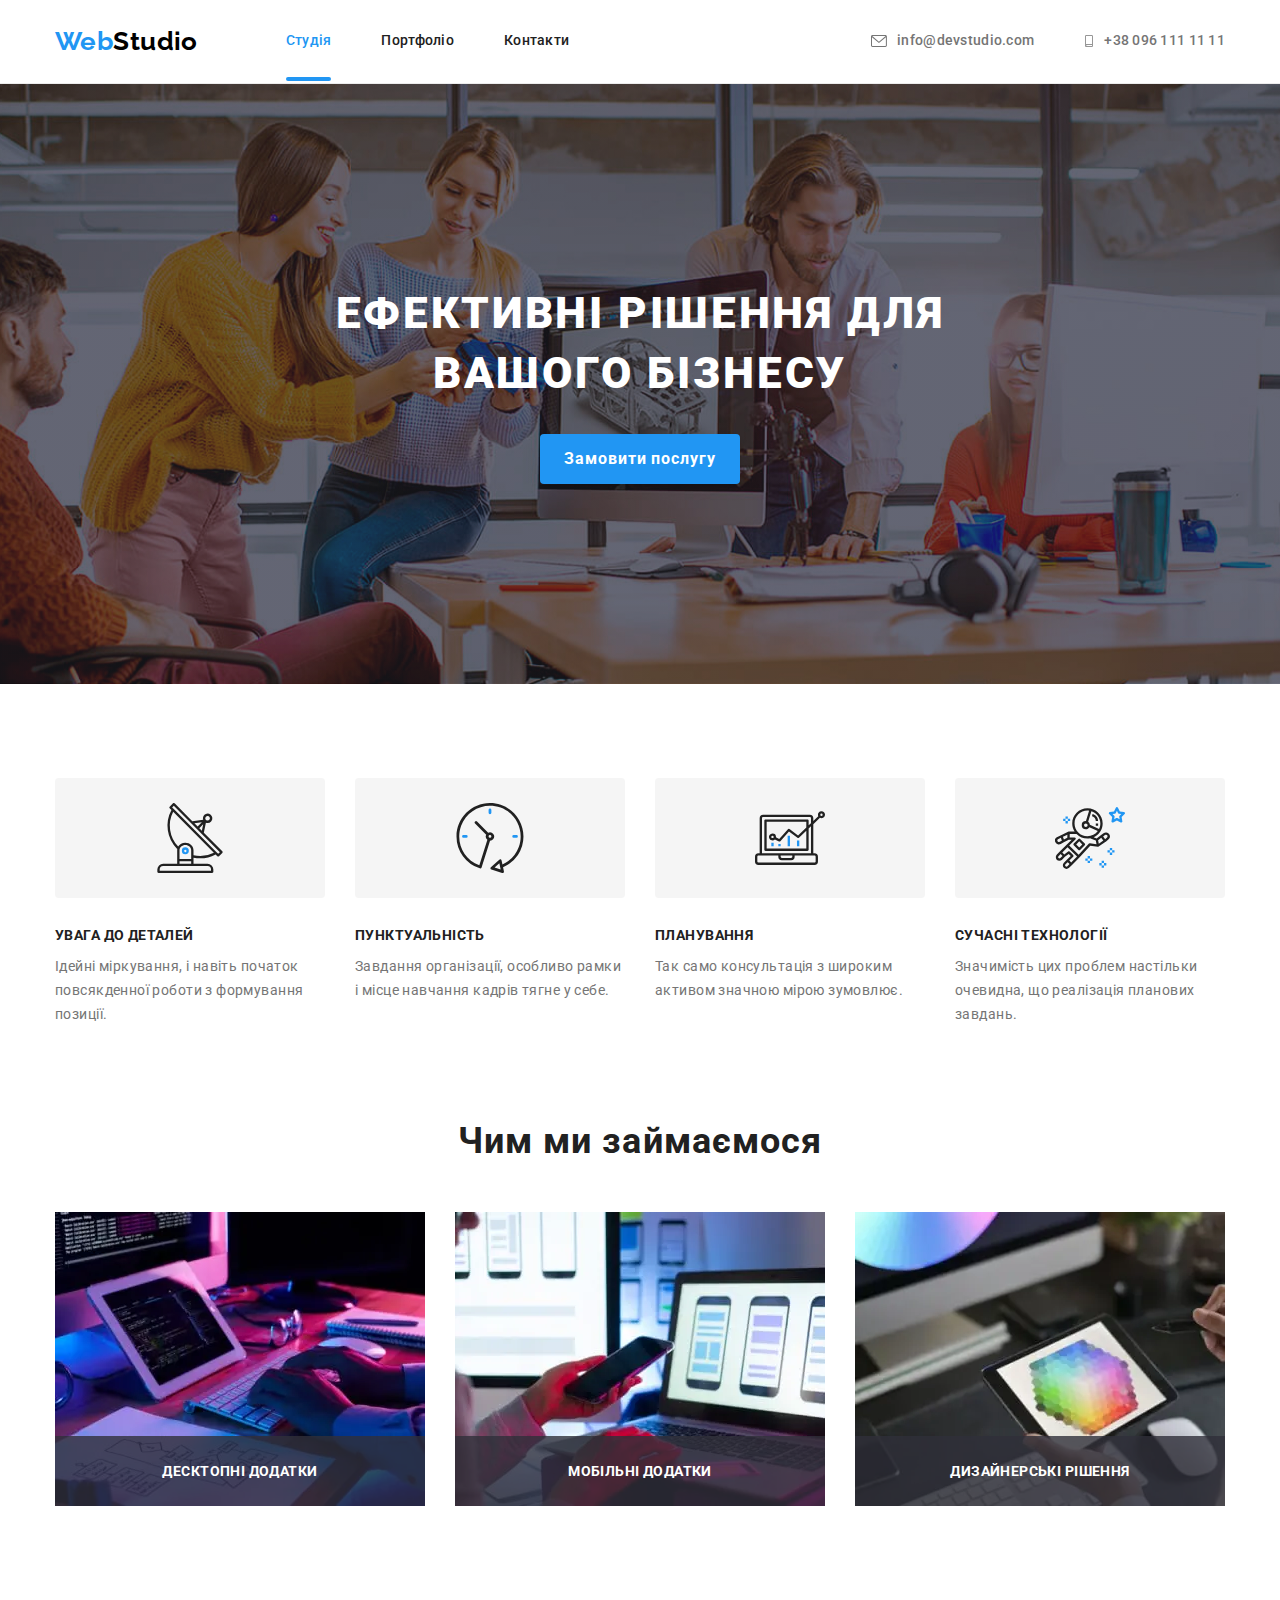
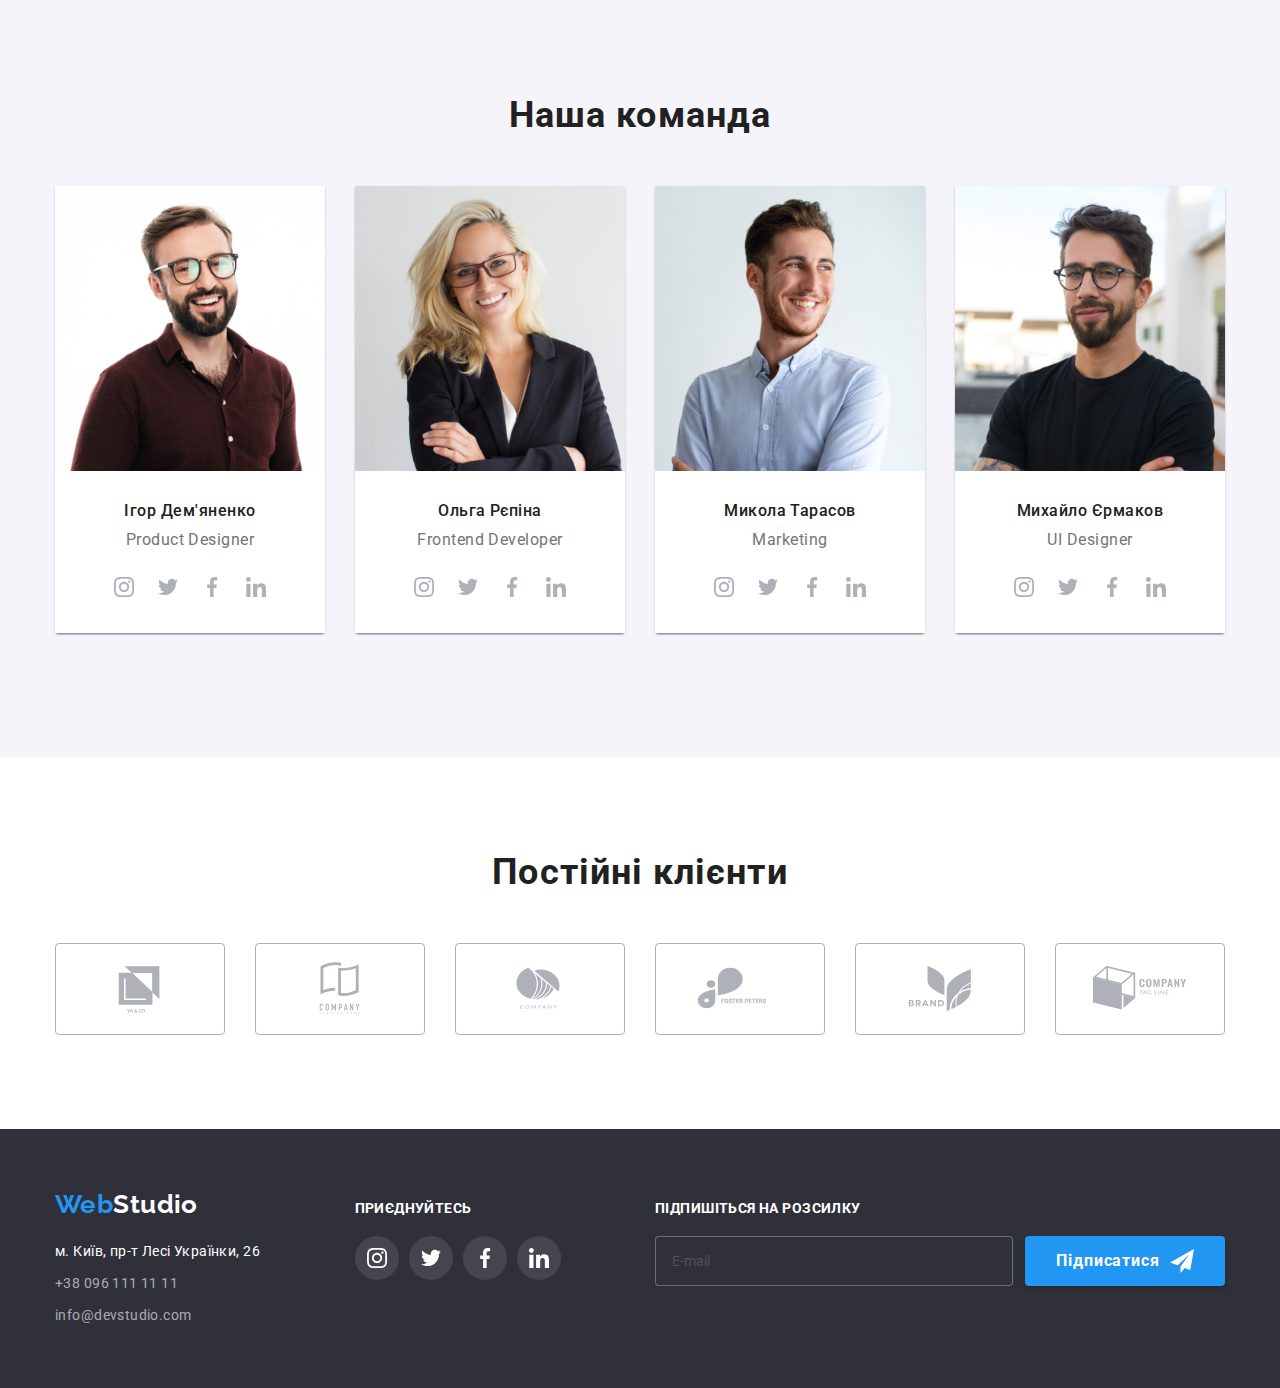
<file: index.html>
<!DOCTYPE html>
<html lang="uk">
  <head>
    <meta charset="UTF-8" />
    <meta http-equiv="X-UA-Compatible" content="IE=edge" />
    <meta name="viewport" content="width=device-width, initial-scale=1.0" />
    <title>Студія</title>
    <link
      rel="stylesheet"
      href="https://cdnjs.cloudflare.com/ajax/libs/modern-normalize/1.0.0/modern-normalize.min.css"
    />
    <link rel="stylesheet" href="./css/main.css" />
    <link
      href="https://fonts.googleapis.com/css2?family=Raleway:wght@700&family=Roboto:wght@400;500;700;900&display=swap"
      rel="stylesheet"
    />
  </head>

  <body>
    <header>
      <div class="header">
        <a href="./index.html" class="logo"
          >Web<span class="logo__end-part">Studio</span></a
        >
        <div class="nav" data-menu>
          <nav>
            <ul class="nav__list">
              <li class="nav__item">
                <a href="./index.html" class="nav__link nav__link--active"
                  >Студія</a
                >
              </li>
              <li class="nav__item">
                <a href="./portfolio.html" class="nav__link">Портфоліо</a>
              </li>
              <li class="nav__item">
                <a href="" class="nav__link">Контакти</a>
              </li>
            </ul>
          </nav>
          <div>
            <ul class="header-contact">
              <li class="header-contact__item header-contact__item--mail">
                <a
                  href="mailto:info@devstudio.com"
                  class="header-contact__link header-contact__link--mail"
                >
                  <svg class="header-contact__icon" width="16">
                    <use
                      href="./images/icons.svg/symbol-defs.svg#icon-envelopeopti"
                    /></svg
                  >info@devstudio.com
                </a>
              </li>
              <li class="header-contact__item header-contact__item--tel">
                <a
                  href="tel:+380961111111"
                  class="header-contact__link header-contact__link--tel"
                >
                  <svg class="header-contact__icon" width="10">
                    <use
                      href="./images/icons.svg/symbol-defs.svg#icon-smartphoneopti"
                    ></use></svg
                  >+38 096 111 11 11</a
                >
              </li>
            </ul>
            <ul class="header-network">
              <li class="header-network__item">
                <a href="http://" class="header-network__link">Instagram</a>
              </li>
              <li class="header-network__item">
                <a href="http://" class="header-network__link">Twitter</a>
              </li>
              <li class="header-network__item">
                <a href="http://" class="header-network__link">Facebook</a>
              </li>
              <li class="header-network__item">
                <a href="http://" class="header-network__link">LinkedIn</a>
              </li>
            </ul>
          </div>
        </div>
        <button type="button" class="nav__btn" data-menu-button>
          <svg
            width="40"
            height="40"
            aria-label="Переключатель мобильного меню"
            aria-expanded="false"
          >
            <use
              href="./images/icons.svg/symbol-defs.svg#icon-close_40pxopti"
              class="nav__icon nav__icon--close"
            ></use>
            <use
              href="./images/icons.svg/symbol-defs.svg#icon-menu_40pxopti"
              class="nav__icon nav__icon--menu"
            ></use>
          </svg>
        </button>
      </div>
    </header>

    <main>
      <section class="headline">
        <div class="headline__container">
          <h1 class="headline__title">Ефективні рішення для вашого бізнесу</h1>
          <button data-modal-open type="button" class="headline__btn">
            Замовити послугу
          </button>
        </div>
      </section>

      <section class="feature">
        <div class="feature__container">
          <h2 class="feature__main-title feature__main-title--unvisible">
            Особливості
          </h2>
          <ul class="feature__list">
            <li class="feature__el antenna">
              <h3 class="feature__title">УВАГА ДО ДЕТАЛЕЙ</h3>
              <p class="features__subtitle">
                Ідейні міркування, і навіть початок повсякденної роботи з
                формування позиції.
              </p>
            </li>
            <li class="feature__el clock">
              <h3 class="feature__title">ПУНКТУАЛЬНІСТЬ</h3>
              <p class="features__subtitle">
                Завдання організації, особливо рамки і місце навчання кадрів
                тягне у себе.
              </p>
            </li>
            <li class="feature__el diagram">
              <h3 class="feature__title">ПЛАНУВАННЯ</h3>
              <p class="features__subtitle">
                Так само консультація з широким активом значною мірою зумовлює.
              </p>
            </li>
            <li class="feature__el astronaut">
              <h3 class="feature__title">СУЧАСНІ ТЕХНОЛОГІЇ</h3>
              <p class="features__subtitle">
                Значимість цих проблем настільки очевидна, що реалізація
                планових завдань.
              </p>
            </li>
          </ul>
        </div>
      </section>
      <section class="doing">
        <div class="doing__container container">
          <h2 class="doing__title">Чим ми займаємося</h2>
          <ul class="doing__list list">
            <li class="doing__el">
              <picture>
                <source
                  srcset="
                    ./images/doing/webp/img-min.webp 1x,
                    ./images/doing/webp/img1-2x.webp 2x
                  "
                  type="image/webp"
                />
                <source
                  srcset="
                    ./images/doing/img-min.jpg 1x,
                    ./images/doing/img1-2x.jpg 2x
                  "
                />
                <img
                  src="./images/doing/img-min.jpg"
                  alt="Coding"
                  width="370"
                  class="doing__img"
                />
              </picture>

              <p class="doing__subtitle">Десктопні Додатки</p>
            </li>
            <li class="doing__el">
              <picture>
                <source
                  srcset="
                    ./images/doing/webp/img(1)-min.webp 1x,
                    ./images/doing/webp/img2-2x.webp    2x
                  "
                  type="image/webp"
                />
                <source
                  srcset="
                    ./images/doing/img(1)-min.jpg 1x,
                    ./images/doing/img2-2x.jpg    2x
                  "
                />
                <img src="./images/img(1)-min.jpg" alt="Markup" width="370" />
              </picture>

              <p class="doing__subtitle">Мобільні додатки</p>
            </li>
            <li class="doing__el">
              <picture>
                <source
                  srcset="
                    ./images/doing/webp/img(2)-min.webp 1x,
                    ./images/doing/webp/img3-2x.webp    2x
                  "
                  type="image/webp"
                />
                <source
                  srcset="
                    ./images/doing/img(2)-min.jpg 1x,
                    ./images/doing/img3-2x.jpg    2x
                  "
                />
                <img
                  src="./images/img(2)-min.jpg"
                  alt="Web designing"
                  width="370"
                />
              </picture>

              <p class="doing__subtitle">Дизайнерські рішення</p>
            </li>
          </ul>
        </div>
      </section>
      <section class="team">
        <div class="team__container container">
          <h2 class="team__title">Наша команда</h2>
          <ul class="team__list">
            <li class="team__el">
              <picture>
                <source
                  media="(max-width: 767px)"
                  srcset="
                    ./images/team/mobile/team-mob.jpg   1x,
                    ./images/team/mobile/team-mob2x.jpg 2x
                  "
                />
                <source
                  media="(min-width: 768px)"
                  srcset="
                    ./images/team/tab/team-tab.jpg    1x,
                    ./images/team/tab/team-tab-2x.jpg 2x
                  "
                />
                <source
                  media="(min-width: 1200px)"
                  srcset="
                    ./images/team/team-min.jpg 1x,
                    ./images/team/team-2x.jpg  2x
                  "
                />

                <img
                  src="./images/team/team-min.jpg"
                  alt="Ihor Demyanenko"
                  width="270"
                  class="team__img"
                />
              </picture>

              <div class="person">
                <h3 class="person__name">Ігор Дем'яненко</h3>
                <p class="person__job">Product Designer</p>
                <ul class="social-network">
                  <li class="social-network__el">
                    <a href="" class="social-network__link"
                      ><svg class="social-network__icon" width="20">
                        <use
                          href="./images/icons.svg/symbol-defs.svg#icon-instagramopti"
                        /></svg
                    ></a>
                  </li>
                  <li class="social-network__el">
                    <a href="" class="social-network__link"
                      ><svg class="social-network__icon" width="20">
                        <use
                          href="./images/icons.svg/symbol-defs.svg#icon-twitteropti"
                        ></use></svg
                    ></a>
                  </li>
                  <li class="social-network__el">
                    <a href="" class="social-network__link"
                      ><svg class="social-network__icon" width="20">
                        <use
                          href="./images/icons.svg/symbol-defs.svg#icon-facebookopti"
                        ></use></svg
                    ></a>
                  </li>
                  <li class="social-network__el">
                    <a href="" class="social-network__link"
                      ><svg class="social-network__icon" width="20">
                        <use
                          href="./images/icons.svg/symbol-defs.svg#icon-linkedinopti"
                        ></use></svg
                    ></a>
                  </li>
                </ul>
              </div>
            </li>
            <li class="team__el">
              <picture>
                <source
                  media="(max-width: 767px)"
                  srcset="
                    ./images/team/mobile/team-mob1.jpg    1x,
                    ./images/team/mobile/team-mob1-2x.jpg 2x
                  "
                />
                <source
                  media="(min-width: 768px)"
                  srcset="
                    ./images/team/tab/team-tab1.jpg    1x,
                    ./images/team/tab/team-tab1-2x.jpg 2x
                  "
                />
                <source
                  media="(min-width: 1200px)"
                  srcset="
                    ./images/team/team1-min.jpg 1x,
                    ./images/team/team1-2x.jpg  2x
                  "
                />
                <img
                  src="./images/team/team1-min.jpg"
                  alt="Olga Repina"
                  width="270"
                  class="team__img"
                />
              </picture>

              <div class="person">
                <h3 class="person__name">Ольга Рєпіна</h3>
                <p class="person__job">Frontend Developer</p>
                <ul class="social-network">
                  <li class="social-network__el">
                    <a href="" class="social-network__link"
                      ><svg class="social-network__icon" width="20">
                        <use
                          href="./images/icons.svg/symbol-defs.svg#icon-instagramopti"
                        /></svg
                    ></a>
                  </li>
                  <li class="social-network__el">
                    <a href="" class="social-network__link"
                      ><svg class="social-network__icon" width="20">
                        <use
                          href="./images/icons.svg/symbol-defs.svg#icon-twitteropti"
                        ></use></svg
                    ></a>
                  </li>
                  <li class="social-network__el">
                    <a href="" class="social-network__link"
                      ><svg class="social-network__icon" width="20">
                        <use
                          href="./images/icons.svg/symbol-defs.svg#icon-facebookopti"
                        ></use></svg
                    ></a>
                  </li>
                  <li class="social-network__el">
                    <a href="" class="social-network__link"
                      ><svg class="social-network__icon" width="20">
                        <use
                          href="./images/icons.svg/symbol-defs.svg#icon-linkedinopti"
                        ></use></svg
                    ></a>
                  </li>
                </ul>
              </div>
            </li>
            <li class="team__el">
              <picture>
                <source
                  media="(max-width: 767px)"
                  srcset="
                    ./images/team/mobile/team-mob2.jpg    1x,
                    ./images/team/mobile/team-mob2-2x.jpg 2x
                  "
                />
                <source
                  media="(min-width: 768px)"
                  srcset="
                    ./images/team/tab/team-tab2.jpg    1x,
                    ./images/team/tab/team-tab2-2x.jpg 2x
                  "
                />
                <source
                  media="(min-width: 1200px)"
                  srcset="
                    ./images/team/team2-min.jpg 1x,
                    ./images/team/team2-2x.jpg  2x
                  "
                />
                <img
                  src="./images/team/team2-min.jpg"
                  alt="Mykola Tarasov"
                  width="270"
                  class="team__img"
                />
              </picture>

              <div class="person">
                <h3 class="person__name">Микола Тарасов</h3>
                <p class="person__job">Marketing</p>
                <ul class="social-network">
                  <li class="social-network__el">
                    <a href="" class="social-network__link"
                      ><svg class="social-network__icon" width="20">
                        <use
                          href="./images/icons.svg/symbol-defs.svg#icon-instagramopti"
                        /></svg
                    ></a>
                  </li>
                  <li class="social-network__el">
                    <a href="" class="social-network__link"
                      ><svg class="social-network__icon" width="20">
                        <use
                          href="./images/icons.svg/symbol-defs.svg#icon-twitteropti"
                        ></use></svg
                    ></a>
                  </li>
                  <li class="social-network__el">
                    <a href="" class="social-network__link"
                      ><svg class="social-network__icon" width="20">
                        <use
                          href="./images/icons.svg/symbol-defs.svg#icon-facebookopti"
                        ></use></svg
                    ></a>
                  </li>
                  <li class="social-network__el">
                    <a href="" class="social-network__link"
                      ><svg class="social-network__icon" width="20">
                        <use
                          href="./images/icons.svg/symbol-defs.svg#icon-linkedinopti"
                        ></use></svg
                    ></a>
                  </li>
                </ul>
              </div>
            </li>
            <li class="team__el">
              <picture>
                <source
                  media="(max-width: 767px)"
                  srcset="
                    ./images/team/mobile/team-mob3.jpg    1x,
                    ./images/team/mobile/team-mob3-2x.jpg 2x
                  "
                />
                <source
                  media="(min-width: 768px)"
                  srcset="
                    ./images/team/tab/team-tab3.jpg    1x,
                    ./images/team/tab/team-tab3-2x.jpg 2x
                  "
                />
                <source
                  media="(min-width: 1200px)"
                  srcset="
                    ./images/team/team3-min.jpg 1x,
                    ./images/team/team3-2x.jpg  2x
                  "
                />
                <img
                  src="./images/team/team3-min.jpg"
                  alt="Mykhailo Yermakov"
                  width="270"
                  class="team__img"
                />
              </picture>

              <div class="person">
                <h3 class="person__name">Михайло Єрмаков</h3>
                <p class="person__job">UI Designer</p>
                <ul class="social-network">
                  <li class="social-network__el">
                    <a href="" class="social-network__link"
                      ><svg class="social-network__icon" width="20">
                        <use
                          href="./images/icons.svg/symbol-defs.svg#icon-instagramopti"
                        /></svg
                    ></a>
                  </li>
                  <li class="social-network__el">
                    <a href="" class="social-network__link"
                      ><svg class="social-network__icon" width="20">
                        <use
                          href="./images/icons.svg/symbol-defs.svg#icon-twitteropti"
                        ></use></svg
                    ></a>
                  </li>
                  <li class="social-network__el">
                    <a href="" class="social-network__link"
                      ><svg class="social-network__icon" width="20">
                        <use
                          href="./images/icons.svg/symbol-defs.svg#icon-facebookopti"
                        ></use></svg
                    ></a>
                  </li>
                  <li class="social-network__el">
                    <a href="" class="social-network__link"
                      ><svg class="social-network__icon" width="20">
                        <use
                          href="./images/icons.svg/symbol-defs.svg#icon-linkedinopti"
                        ></use></svg
                    ></a>
                  </li>
                </ul>
              </div>
            </li>
          </ul>
        </div>
      </section>
      <section class="company">
        <div class="company__container">
          <h2 class="company__title">Постійні клієнти</h2>
          <ul class="company__list">
            <li class="company__el">
              <a href="" class="company__link"
                ><svg class="company__icon" width="106">
                  <use
                    href="./images/icons.svg/symbol-defs.svg#icon-Logoopti"
                  /></svg
              ></a>
            </li>
            <li class="company__el">
              <a href="" class="company__link"
                ><svg class="company__icon" width="106">
                  <use
                    href="./images/icons.svg/symbol-defs.svg#icon-Logo1opti"
                  /></svg
              ></a>
            </li>
            <li class="company__el">
              <a href="" class="company__link"
                ><svg class="company__icon" width="106">
                  <use
                    href="./images/icons.svg/symbol-defs.svg#icon-Logo2opti"
                  /></svg
              ></a>
            </li>
            <li class="company__el">
              <a href="" class="company__link"
                ><svg class="company__icon" width="106">
                  <use
                    href="./images/icons.svg/symbol-defs.svg#icon-Logo3opti"
                  /></svg
              ></a>
            </li>
            <li class="company__el">
              <a href="" class="company__link"
                ><svg class="company__icon" width="106">
                  <use
                    href="./images/icons.svg/symbol-defs.svg#icon-Logo4opti"
                  /></svg
              ></a>
            </li>
            <li class="company__el">
              <a href="" class="company__link"
                ><svg class="company__icon" width="106">
                  <use
                    href="./images/icons.svg/symbol-defs.svg#icon-Logo5opti"
                  /></svg
              ></a>
            </li>
          </ul>
        </div>
      </section>
    </main>
    <footer class="footer">
      <div class="container footer__container">
        <div>
          <a href="./index.html" class="logo footer__logo"
            >Web<span class="logo__end-part footer__end-part">Studio</span></a
          >
          <address class="address">
            <ul class="address__list">
              <li class="address__el">
                <a
                  href="https://goo.gl/maps/SLytjCsaKBYsRHtB6"
                  class="address__link address__link--white"
                  >м. Київ, пр-т Лесі Українки, 26</a
                >
              </li>
              <li class="address__el">
                <a href="tel:+380961111111" class="address__link"
                  >+38 096 111 11 11</a
                >
              </li>
              <li class="address__el">
                <a href="mailto:info@devstudio.com" class="address__link"
                  >info@devstudio.com</a
                >
              </li>
            </ul>
          </address>
        </div>
        <div class="footer-networks">
          <p class="footer-networks__title">Приєднуйтесь</p>
          <ul class="footer-networks__list">
            <li class="footer-networks__el">
              <a href="" class="footer-networks__link"
                ><svg class="footer-networks__icon" width="20">
                  <use
                    href="./images/icons.svg/symbol-defs.svg#icon-instagramopti"
                  ></use></svg
              ></a>
            </li>
            <li class="footer-networks__el">
              <a href="" class="footer-networks__link"
                ><svg class="footer-networks__icon" width="20">
                  <use
                    href="./images/icons.svg/symbol-defs.svg#icon-twitteropti"
                  ></use></svg
              ></a>
            </li>
            <li class="footer-networks__el">
              <a href="" class="footer-networks__link"
                ><svg class="footer-networks__icon" width="20">
                  <use
                    href="./images/icons.svg/symbol-defs.svg#icon-facebookopti"
                  ></use></svg
              ></a>
            </li>
            <li class="footer-networks__el">
              <a href="" class="footer-networks__link"
                ><svg class="footer-networks__icon" width="20">
                  <use
                    href="./images/icons.svg/symbol-defs.svg#icon-linkedinopti"
                  ></use></svg
              ></a>
            </li>
          </ul>
        </div>
        <div>
          <form class="subscribe-form">
            <div>
              <label for="subscr-mail" class="subscribe-form__title"
                >Підпишіться на розсилку</label
              >
              <input
                type="mail"
                name="mail"
                id="subscr-mail"
                placeholder="E-mail"
                class="subscribe-form__input"
              />
            </div>
            <button type="submit" class="subscribe-form__btn">
              Підписатися
            </button>
          </form>
        </div>
      </div>
    </footer>
    <div data-modal class="backdrop is-hidden">
      <div class="modal">
        <button data-modal-close type="button" class="modal__btn">
          <svg class="modal__icon" width="18" heigth="18">
            <use
              href="./images/icons.svg/symbol-defs.svg#icon-close-blackopti"
            />
          </svg>
        </button>

        <form class="form">
          <h2 class="form__title">Залиште свої дані, ми вам передзвонимо</h2>
          <ul class="form__list list">
            <li class="form__el">
              <label for="name" class="form__name">Ім'я</label>
              <div class="form__input-position">
                <input type="text" name="name" id="name" class="form__input" />
                <svg class="form__icon" width="12" heigth="12">
                  <use
                    href="./images/icons.svg/symbol-defs.svg#icon-vector-accopti"
                  ></use>
                </svg>
              </div>
            </li>
            <li class="form__el">
              <label for="tel" class="form__name">Телефон</label>
              <div class="form__input-position">
                <input
                  type="tel"
                  name="telephone"
                  id="tel"
                  class="form__input"
                />
                <svg class="form__icon" width="13" heigth="13">
                  <use
                    href="./images/icons.svg/symbol-defs.svg#icon-vector-telopti"
                  ></use>
                </svg>
              </div>
            </li>
            <li class="form__el">
              <label for="mail" class="form__name">Пошта</label>
              <div class="form__input-position">
                <input type="mail" name="mail" id="mail" class="form__input" />
                <svg class="form__icon" width="15" heigth="12">
                  <use
                    href="./images/icons.svg/symbol-defs.svg#icon-vector-mailopti"
                  ></use>
                </svg>
              </div>
            </li>
            <li class="form__el">
              <label for="comment" class="form__name">Коментар</label>
              <textarea
                name="text"
                id=""
                id="comment"
                placeholder="Введіть текст"
                class="form__input form__input--textarea"
              ></textarea>
            </li>
          </ul>
          <div class="consent">
            <label class="consent__string">
              <input type="checkbox" class="consent__checkbox" />
              <span class="consent__icon"></span>Погоджуюся з розсилкою та
              приймаю<a href="" class="consent__link">Умови договору</a></label
            >
          </div>

          <button class="form__btn" type="submit">Відправити</button>
        </form>
      </div>
    </div>
    <script src="./js/modal.js"></script>
    <script src="./js/mobile-menu.js"></script>
  </body>
</html>
</file>
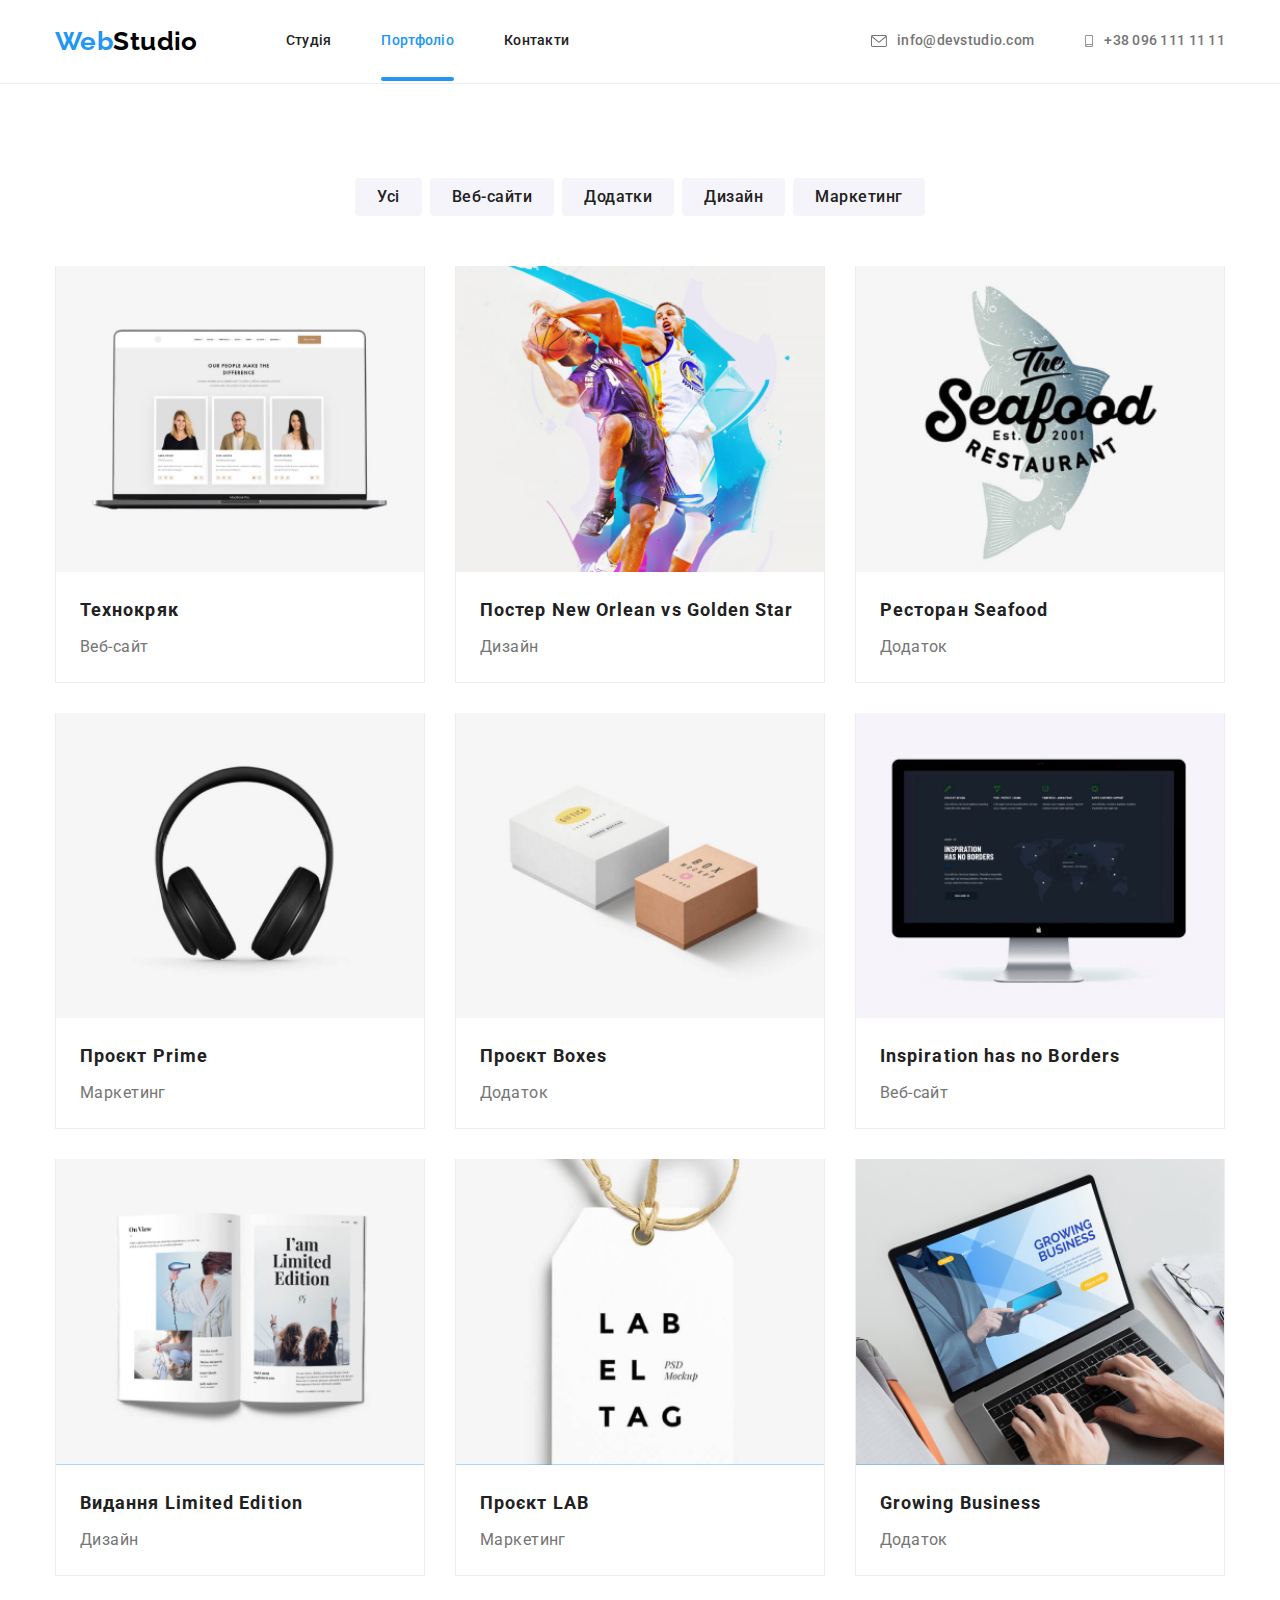
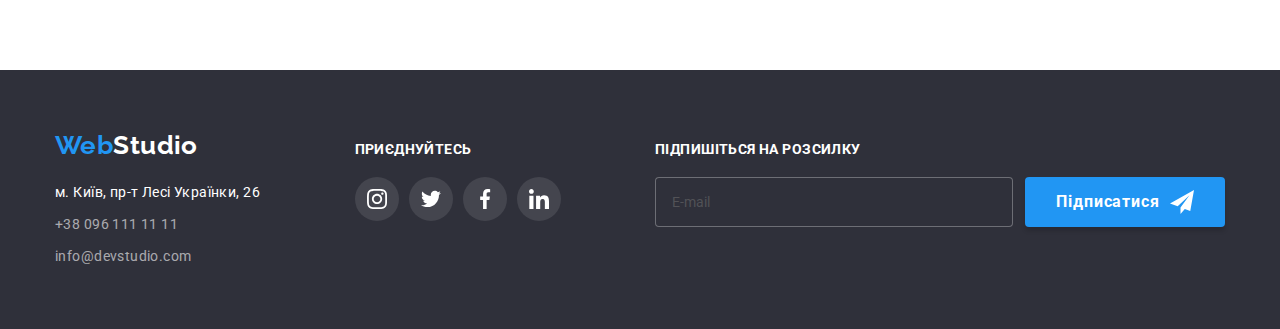
<file: portfolio.html>
<!DOCTYPE html>
<html lang="uk">
  <head>
    <meta charset="UTF-8" />
    <meta http-equiv="X-UA-Compatible" content="IE=edge" />
    <meta name="viewport" content="width=device-width, initial-scale=1.0" />
    <title>Portfolio</title>
    <link
      rel="stylesheet"
      href="https://cdnjs.cloudflare.com/ajax/libs/modern-normalize/1.0.0/modern-normalize.min.css"
    />
    <link rel="stylesheet" href="./css/porfolio.css" />
    <link
      href="https://fonts.googleapis.com/css2?family=Raleway:wght@700&family=Roboto:wght@400;500;700;900&display=swap"
      rel="stylesheet"
    />
  </head>

  <body>
    <header>
      <div class="header">
        <a href="./index.html" class="logo"
          >Web<span class="logo__end-part">Studio</span></a
        >
        <div class="nav" data-menu>
          <nav>
            <ul class="nav__list">
              <li class="nav__item">
                <a href="./index.html" class="nav__link">Студія</a>
              </li>
              <li class="nav__item">
                <a href="./portfolio.html" class="nav__link nav__link--active"
                  >Портфоліо</a
                >
              </li>
              <li class="nav__item">
                <a href="" class="nav__link">Контакти</a>
              </li>
            </ul>
          </nav>
          <div>
            <ul class="header-contact">
              <li class="header-contact__item header-contact__item--mail">
                <a
                  href="mailto:info@devstudio.com"
                  class="header-contact__link header-contact__link--mail"
                >
                  <svg class="header-contact__icon" width="16">
                    <use
                      href="./images/icons.svg/symbol-defs.svg#icon-envelopeopti"
                    /></svg
                  >info@devstudio.com
                </a>
              </li>
              <li class="header-contact__item header-contact__item--tel">
                <a
                  href="tel:+380961111111"
                  class="header-contact__link header-contact__link--tel"
                >
                  <svg class="header-contact__icon" width="10">
                    <use
                      href="./images/icons.svg/symbol-defs.svg#icon-smartphoneopti"
                    ></use></svg
                  >+38 096 111 11 11</a
                >
              </li>
            </ul>
            <ul class="header-network">
              <li class="header-network__item">
                <a href="http://" class="header-network__link">Instagram</a>
              </li>
              <li class="header-network__item">
                <a href="http://" class="header-network__link">Twitter</a>
              </li>
              <li class="header-network__item">
                <a href="http://" class="header-network__link">Facebook</a>
              </li>
              <li class="header-network__item">
                <a href="http://" class="header-network__link">LinkedIn</a>
              </li>
            </ul>
          </div>
        </div>
        <button type="button" class="nav__btn" data-menu-button>
          <svg
            width="40"
            height="40"
            aria-label="Переключатель мобильного меню"
            aria-expanded="false"
          >
            <use
              href="./images/icons.svg/symbol-defs.svg#icon-close_40pxopti"
              class="nav__icon nav__icon--close"
            ></use>
            <use
              href="./images/icons.svg/symbol-defs.svg#icon-menu_40pxopti"
              class="nav__icon nav__icon--menu"
            ></use>
          </svg>
        </button>
      </div>
    </header>

    <main>
      <section class="portfolio">
        <div class="portfolio__container">
          <h1 class="portfolio__title portfolio__title--hidden">Portfolio</h1>

          <ul class="filter">
            <li class="filter__item">
              <button type="button" class="filter__el">Усі</button>
            </li>
            <li class="filter__item">
              <button type="button" class="filter__el">Веб-сайти</button>
            </li>
            <li class="filter__item">
              <button type="button" class="filter__el">Додатки</button>
            </li>
            <li class="filter__item">
              <button type="button" class="filter__el">Дизайн</button>
            </li>
            <li class="filter__item">
              <button type="button" class="filter__el">Маркетинг</button>
            </li>
          </ul>

          <ul class="project">
            <li class="project__el">
              <a href="" class="project__link">
                <div class="project__picture">
                  <picture>
                    <source
                      media="(max-width: 767px)"
                      srcset="
                        ./images/portfolio/mob/img-mob1.jpg    1x,
                        ./images/portfolio/mob/img-mob1-2x.jpg 2x
                      "
                    />
                    <source
                      media="(min-width: 768px)"
                      srcset="
                        ./images/portfolio/tab/img-tab1.jpg    1x,
                        ./images/portfolio/tab/img-tab1-2x.jpg 2x
                      "
                    />
                    <source
                      media="(min-width: 1200px)"
                      srcset="
                        ./images/portfolio/img1-min.jpg 1x,
                        ./images/portfolio/img1-2x.jpg  2x
                      "
                    />

                    <img
                      src="./images/portfolio/img1-min.jpg"
                      alt="Технокряк"
                      width="370"
                      class="project__img"
                    />
                  </picture>

                  <p class="project__overflow">
                    Ресурс пропонує комплексні пропозиції з різним рівнем
                    функціоналу та сервісів. Все це дозволить відвідувачу
                    отримати вичерпні відомості про компанію чи приватну особу.
                  </p>
                </div>

                <div class="project__title">
                  <h2 class="project__name">Технокряк</h2>
                  <p class="project__subtitle">Веб-сайт</p>
                </div>
              </a>
            </li>
            <li class="project__el">
              <a href="" class="project__link">
                <div class="project__picture">
                  <picture>
                    <source
                      media="(max-width: 767px)"
                      srcset="
                        ./images/portfolio/mob/img-mob2.jpg    1x,
                        ./images/portfolio/mob/img-mob2-2x.jpg 2x
                      "
                    />
                    <source
                      media="(min-width: 768px)"
                      srcset="
                        ./images/portfolio/tab/img-tab2.jpg    1x,
                        ./images/portfolio/tab/img-tab2-2x.jpg 2x
                      "
                    />
                    <source
                      media="(min-width: 1200px)"
                      srcset="
                        ./images/portfolio/img2-min.jpg 1x,
                        ./images/portfolio/img2-2x.jpg  2x
                      "
                    />
                    <img
                      src="./images/portfolio/img2-min.jpg"
                      alt="Постер"
                      width="370"
                      class="project__img"
                    />
                  </picture>

                  <p class="project__overflow">
                    Ресурс пропонує комплексні пропозиції з різним рівнем
                    функціоналу та сервісів. Все це дозволить відвідувачу
                    отримати вичерпні відомості про компанію чи приватну особу.
                  </p>
                </div>
                <div class="project__title">
                  <h2 class="project__name">
                    Постер New Orlean vs Golden Star
                  </h2>
                  <p class="project__subtitle">Дизайн</p>
                </div>
              </a>
            </li>
            <li class="project__el">
              <a href="" class="project__link">
                <div class="project__picture">
                  <picture>
                    <source
                      media="(max-width: 767px)"
                      srcset="
                        ./images/portfolio/mob/img-mob3.jpg    1x,
                        ./images/portfolio/mob/img-mob3-2x.jpg 2x
                      "
                    />
                    <source
                      media="(min-width: 768px)"
                      srcset="
                        ./images/portfolio/tab/img-tab3.jpg    1x,
                        ./images/portfolio/tab/img-tab3-2x.jpg 2x
                      "
                    />
                    <source
                      media="(min-width: 1200px)"
                      srcset="
                        ./images/portfolio/img3-min.jpg 1x,
                        ./images/portfolio/img3-2x.jpg  2x
                      "
                    />
                    <img
                      src="./images/portfolio/img3-min.jpg"
                      alt="Ресторан Seafood"
                      width="370"
                      class="project__img"
                    />
                  </picture>

                  <p class="project__overflow">
                    Ресурс пропонує комплексні пропозиції з різним рівнем
                    функціоналу та сервісів. Все це дозволить відвідувачу
                    отримати вичерпні відомості про компанію чи приватну особу.
                  </p>
                </div>

                <div class="project__title">
                  <h2 class="project__name">Ресторан Seafood</h2>
                  <p class="project__subtitle">Додаток</p>
                </div>
              </a>
            </li>
            <li class="project__el">
              <a href="" class="project__link">
                <div class="project__picture">
                  <picture>
                    <source
                      media="(max-width: 767px)"
                      srcset="
                        ./images/portfolio/mob/img-mob4.jpg    1x,
                        ./images/portfolio/mob/img-mob4-2x.jpg 2x
                      "
                    />
                    <source
                      media="(min-width: 768px)"
                      srcset="
                        ./images/portfolio/tab/img-tab4.jpg    1x,
                        ./images/portfolio/tab/img-tab4-2x.jpg 2x
                      "
                    />
                    <source
                      media="(min-width: 1200px)"
                      srcset="
                        ./images/portfolio/img4-min.jpg 1x,
                        ./images/portfolio/img4-2x.jpg  2x
                      "
                    />
                    <img
                      src="./images/portfolio/img4-min.jpg"
                      alt="Проєкт Prime"
                      width="370"
                      class="project__img"
                    />
                  </picture>

                  <p class="project__overflow">
                    Ресурс пропонує комплексні пропозиції з різним рівнем
                    функціоналу та сервісів. Все це дозволить відвідувачу
                    отримати вичерпні відомості про компанію чи приватну особу.
                  </p>
                </div>

                <div class="project__title">
                  <h2 class="project__name">Проєкт Prime</h2>
                  <p class="project__subtitle">Маркетинг</p>
                </div>
              </a>
            </li>
            <li class="project__el">
              <a href="" class="project__link">
                <div class="project__picture">
                  <picture>
                    <source
                      media="(max-width: 767px)"
                      srcset="
                        ./images/portfolio/mob/img-mob5.jpg    1x,
                        ./images/portfolio/mob/img-mob5-2x.jpg 2x
                      "
                    />
                    <source
                      media="(min-width: 768px)"
                      srcset="
                        ./images/portfolio/tab/img-tab5.jpg    1x,
                        ./images/portfolio/tab/img-tab5-2x.jpg 2x
                      "
                    />
                    <source
                      media="(min-width: 1200px)"
                      srcset="
                        ./images/portfolio/img5-min.jpg 1x,
                        ./images/portfolio/img5-2x.jpg  2x
                      "
                    />
                    <img
                      src="./images/portfolio/img5-min.jpg"
                      alt="Проєкт Boxes"
                      width="370"
                      class="project__img"
                    />
                  </picture>

                  <p class="project__overflow">
                    Ресурс пропонує комплексні пропозиції з різним рівнем
                    функціоналу та сервісів. Все це дозволить відвідувачу
                    отримати вичерпні відомості про компанію чи приватну особу.
                  </p>
                </div>

                <div class="project__title">
                  <h2 class="project__name">Проєкт Boxes</h2>
                  <p class="project__subtitle">Додаток</p>
                </div>
              </a>
            </li>
            <li class="project__el">
              <a href="" class="project__link">
                <div class="project__picture">
                  <picture>
                    <source
                      media="(max-width: 767px)"
                      srcset="
                        ./images/portfolio/mob/img-mob6.jpg    1x,
                        ./images/portfolio/mob/img-mob6-2x.jpg 2x
                      "
                    />
                    <source
                      media="(min-width: 768px)"
                      srcset="
                        ./images/portfolio/tab/img-tab6.jpg    1x,
                        ./images/portfolio/tab/img-tab6-2x.jpg 2x
                      "
                    />
                    <source
                      media="(min-width: 1200px)"
                      srcset="
                        ./images/portfolio/img6-min.jpg 1x,
                        ./images/portfolio/img6-2x.jpg  2x
                      "
                    />
                    <img
                      src="./images/portfolio/img6-min.jpg"
                      alt="Inspiration has no Borders"
                      width="370"
                      class="project__img"
                    />
                  </picture>

                  <p class="project__overflow">
                    Ресурс пропонує комплексні пропозиції з різним рівнем
                    функціоналу та сервісів. Все це дозволить відвідувачу
                    отримати вичерпні відомості про компанію чи приватну особу.
                  </p>
                </div>

                <div class="project__title">
                  <h2 class="project__name">Inspiration has no Borders</h2>
                  <p class="project__subtitle">Веб-сайт</p>
                </div>
              </a>
            </li>
            <li class="project__el">
              <a href="" class="project__link">
                <div class="project__picture">
                  <picture>
                    <source
                      media="(max-width: 767px)"
                      srcset="
                        ./images/portfolio/mob/img-mob7.jpg    1x,
                        ./images/portfolio/mob/img-mob7-2x.jpg 2x
                      "
                    />
                    <source
                      media="(min-width: 768px)"
                      srcset="
                        ./images/portfolio/tab/img-tab7.jpg    1x,
                        ./images/portfolio/tab/img-tab7-2x.jpg 2x
                      "
                    />
                    <source
                      media="(min-width: 1200px)"
                      srcset="
                        ./images/portfolio/img7-min.jpg 1x,
                        ./images/portfolio/img7-2x.jpg  2x
                      "
                    />
                    <img
                      src="./images/portfolio/img7-min.jpg"
                      alt="Видання Limited Edition"
                      width="370"
                      class="project__img"
                    />
                  </picture>

                  <p class="project__overflow">
                    Ресурс пропонує комплексні пропозиції з різним рівнем
                    функціоналу та сервісів. Все це дозволить відвідувачу
                    отримати вичерпні відомості про компанію чи приватну особу.
                  </p>
                </div>

                <div class="project__title">
                  <h2 class="project__name">Видання Limited Edition</h2>
                  <p class="project__subtitle">Дизайн</p>
                </div>
              </a>
            </li>
            <li class="project__el">
              <a href="" class="project__link">
                <div class="project__picture">
                  <picture>
                    <source
                      media="(max-width: 767px)"
                      srcset="
                        ./images/portfolio/mob/img-mob8.jpg    1x,
                        ./images/portfolio/mob/img-mob8-2x.jpg 2x
                      "
                    />
                    <source
                      media="(min-width: 768px)"
                      srcset="
                        ./images/portfolio/tab/img-tab8.jpg    1x,
                        ./images/portfolio/tab/img-tab8-2x.jpg 2x
                      "
                    />
                    <source
                      media="(min-width: 1200px)"
                      srcset="
                        ./images/portfolio/img8-min.jpg 1x,
                        ./images/portfolio/img8-2x.jpg  2x
                      "
                    />

                    <img
                      src="./images/portfolio/img8-min.jpg"
                      alt="Проєкт LAB"
                      width="370"
                      class="project__img"
                    />
                  </picture>

                  <p class="project__overflow">
                    Ресурс пропонує комплексні пропозиції з різним рівнем
                    функціоналу та сервісів. Все це дозволить відвідувачу
                    отримати вичерпні відомості про компанію чи приватну особу.
                  </p>
                </div>

                <div class="project__title">
                  <h2 class="project__name">Проєкт LAB</h2>
                  <p class="project__subtitle">Маркетинг</p>
                </div>
              </a>
            </li>
            <li class="project__el">
              <a href="" class="project__link">
                <div class="project__picture">
                  <picture>
                    <source
                      media="(max-width: 767px)"
                      srcset="
                        ./images/portfolio/mob/img-mob9.jpg    1x,
                        ./images/portfolio/mob/img-mob9-2x.jpg 2x
                      "
                    />
                    <source
                      media="(min-width: 768px)"
                      srcset="
                        ./images/portfolio/tab/img-tab9.jpg    1x,
                        ./images/portfolio/tab/img-tab9-2x.jpg 2x
                      "
                    />
                    <source
                      media="(min-width: 1200px)"
                      srcset="
                        ./images/portfolio/img9-min.jpg 1x,
                        ./images/portfolio/img9-2x.jpg  2x
                      "
                    />
                    <img
                      src="./images/portfolio/img9-min.jpg"
                      alt="Growing Business"
                      width="370"
                      class="project__img"
                    />
                  </picture>

                  <p class="project__overflow">
                    Ресурс пропонує комплексні пропозиції з різним рівнем
                    функціоналу та сервісів. Все це дозволить відвідувачу
                    отримати вичерпні відомості про компанію чи приватну особу.
                  </p>
                </div>

                <div class="project__title">
                  <h2 class="project__name">Growing Business</h2>
                  <p class="project__subtitle">Додаток</p>
                </div>
              </a>
            </li>
          </ul>
        </div>
      </section>
    </main>
    <footer class="footer">
      <div class="container footer__container">
        <div>
          <a href="./index.html" class="logo footer__logo"
            >Web<span class="logo__end-part footer__end-part">Studio</span></a
          >
          <address class="address">
            <ul class="address__list">
              <li class="address__el">
                <a
                  href="https://goo.gl/maps/SLytjCsaKBYsRHtB6"
                  class="address__link address__link--white"
                  >м. Київ, пр-т Лесі Українки, 26</a
                >
              </li>
              <li class="address__el">
                <a href="tel:+380961111111" class="address__link"
                  >+38 096 111 11 11</a
                >
              </li>
              <li class="address__el">
                <a href="mailto:info@devstudio.com" class="address__link"
                  >info@devstudio.com</a
                >
              </li>
            </ul>
          </address>
        </div>
        <div class="footer-networks">
          <p class="footer-networks__title">Приєднуйтесь</p>
          <ul class="footer-networks__list">
            <li class="footer-networks__el">
              <a href="" class="footer-networks__link"
                ><svg class="footer-networks__icon" width="20">
                  <use
                    href="./images/icons.svg/symbol-defs.svg#icon-instagramopti"
                  ></use></svg
              ></a>
            </li>
            <li class="footer-networks__el">
              <a href="" class="footer-networks__link"
                ><svg class="footer-networks__icon" width="20">
                  <use
                    href="./images/icons.svg/symbol-defs.svg#icon-twitteropti"
                  ></use></svg
              ></a>
            </li>
            <li class="footer-networks__el">
              <a href="" class="footer-networks__link"
                ><svg class="footer-networks__icon" width="20">
                  <use
                    href="./images/icons.svg/symbol-defs.svg#icon-facebookopti"
                  ></use></svg
              ></a>
            </li>
            <li class="footer-networks__el">
              <a href="" class="footer-networks__link"
                ><svg class="footer-networks__icon" width="20">
                  <use
                    href="./images/icons.svg/symbol-defs.svg#icon-linkedinopti"
                  ></use></svg
              ></a>
            </li>
          </ul>
        </div>
        <div>
          <form class="subscribe-form">
            <div>
              <label for="subscr-mail" class="subscribe-form__title"
                >Підпишіться на розсилку</label
              >
              <input
                type="mail"
                name="mail"
                id="subscr-mail"
                placeholder="E-mail"
                class="subscribe-form__input"
              />
            </div>
            <button type="submit" class="subscribe-form__btn">
              Підписатися
            </button>
          </form>
        </div>
      </div>
    </footer>
    <script src="./js/mobile-menu.js"></script>
  </body>
</html>
</file>
<file: css/main.css>
.footer__container, .company__container, .team__container, .doing__container, .feature__container, .header {
  padding-left: 15px;
  padding-right: 15px;
  margin: 0 auto;
}

.doing {
  padding-top: 94px;
  padding-bottom: 94px;
}

.features__subtitle, .form__title {
  font-family: "Roboto", sans-serif;
  font-size: 14px;
  letter-spacing: 0.03em;
  line-height: 1.2;
  font-style: normal;
  color: #212121;
}

.footer-networks__link, .company__link, .social-network__link, .modal__btn, .nav__btn {
  display: flex;
  justify-content: center;
  align-items: center;
}

.logo {
  text-decoration: none;
  color: var(--active-color);
  font-family: "Raleway";
  font-weight: 700;
  font-size: 26px;
  line-height: 1.19;
}

.headline {
  background-repeat: no-repeat;
  background-position: center;
  background-size: cover;
}

.subscribe-form__btn, .form__btn, .headline__btn {
  display: flex;
  align-items: center;
  justify-content: center;
  font-style: normal;
  font-family: "Roboto", sans-serif;
  font-weight: 700;
  font-size: 16px;
  line-height: 1.875;
  letter-spacing: 0.06em;
  cursor: pointer;
  color: #ffffff;
  background-color: #2196f3;
  box-shadow: 0px 4px 4px rgba(0, 0, 0, 0.15);
  border-radius: 4px;
  border: none;
  outline: none;
  transition: background-color 250ms cubic-bezier(0.4, 0, 0.2, 1);
}

/*! modern-normalize v1.1.0 | MIT License | https://github.com/sindresorhus/modern-normalize */
/*
Document
========
*/
/**
Use a better box model (opinionated).
*/
*,
::before,
::after {
  box-sizing: border-box;
}

/**
1. Correct the line height in all browsers.
2. Prevent adjustments of font size after orientation changes in iOS.
3. Use a more readable tab size (opinionated).
*/
html {
  line-height: 1.15; /* 1 */
  -webkit-text-size-adjust: 100%; /* 2 */
  -moz-tab-size: 4; /* 3 */
  -o-tab-size: 4;
     tab-size: 4; /* 3 */
}

/*
Sections
========
*/
/**
1. Remove the margin in all browsers.
2. Improve consistency of default fonts in all browsers. (https://github.com/sindresorhus/modern-normalize/issues/3)
*/
body {
  margin: 0; /* 1 */
  font-family: system-ui, -apple-system, "Segoe UI", Roboto, Helvetica, Arial, sans-serif, "Apple Color Emoji", "Segoe UI Emoji"; /* 2 */
}

/*
Grouping content
================
*/
/**
1. Add the correct height in Firefox.
2. Correct the inheritance of border color in Firefox. (https://bugzilla.mozilla.org/show_bug.cgi?id=190655)
*/
hr {
  height: 0; /* 1 */
  color: inherit; /* 2 */
}

/*
Text-level semantics
====================
*/
/**
Add the correct text decoration in Chrome, Edge, and Safari.
*/
abbr[title] {
  -webkit-text-decoration: underline dotted;
          text-decoration: underline dotted;
}

/**
Add the correct font weight in Edge and Safari.
*/
b,
strong {
  font-weight: bolder;
}

/**
1. Improve consistency of default fonts in all browsers. (https://github.com/sindresorhus/modern-normalize/issues/3)
2. Correct the odd 'em' font sizing in all browsers.
*/
code,
kbd,
samp,
pre {
  font-family: ui-monospace, SFMono-Regular, Consolas, "Liberation Mono", Menlo, monospace; /* 1 */
  font-size: 1em; /* 2 */
}

/**
Add the correct font size in all browsers.
*/
small {
  font-size: 80%;
}

/**
Prevent 'sub' and 'sup' elements from affecting the line height in all browsers.
*/
sub,
sup {
  font-size: 75%;
  line-height: 0;
  position: relative;
  vertical-align: baseline;
}

sub {
  bottom: -0.25em;
}

sup {
  top: -0.5em;
}

/*
Tabular data
============
*/
/**
1. Remove text indentation from table contents in Chrome and Safari. (https://bugs.chromium.org/p/chromium/issues/detail?id=999088, https://bugs.webkit.org/show_bug.cgi?id=201297)
2. Correct table border color inheritance in Chrome and Safari. (https://bugs.chromium.org/p/chromium/issues/detail?id=935729, https://bugs.webkit.org/show_bug.cgi?id=195016)
*/
table {
  text-indent: 0; /* 1 */
  border-color: inherit; /* 2 */
}

/*
Forms
=====
*/
/**
1. Change the font styles in all browsers.
2. Remove the margin in Firefox and Safari.
*/
button,
input,
optgroup,
select,
textarea {
  font-family: inherit; /* 1 */
  font-size: 100%; /* 1 */
  line-height: 1.15; /* 1 */
  margin: 0; /* 2 */
}

/**
Remove the inheritance of text transform in Edge and Firefox.
*/
button,
select {
  text-transform: none;
}

/**
Correct the inability to style clickable types in iOS and Safari.
*/
button,
[type=button],
[type=reset],
[type=submit] {
  -webkit-appearance: button;
}

/**
Remove the inner border and padding in Firefox.
*/
::-moz-focus-inner {
  border-style: none;
  padding: 0;
}

/**
Restore the focus styles unset by the previous rule.
*/
:-moz-focusring {
  outline: 1px dotted ButtonText;
}

/**
Remove the additional ':invalid' styles in Firefox.
See: https://github.com/mozilla/gecko-dev/blob/2f9eacd9d3d995c937b4251a5557d95d494c9be1/layout/style/res/forms.css#L728-L737
*/
:-moz-ui-invalid {
  box-shadow: none;
}

/**
Remove the padding so developers are not caught out when they zero out 'fieldset' elements in all browsers.
*/
legend {
  padding: 0;
}

/**
Add the correct vertical alignment in Chrome and Firefox.
*/
progress {
  vertical-align: baseline;
}

/**
Correct the cursor style of increment and decrement buttons in Safari.
*/
::-webkit-inner-spin-button,
::-webkit-outer-spin-button {
  height: auto;
}

/**
1. Correct the odd appearance in Chrome and Safari.
2. Correct the outline style in Safari.
*/
[type=search] {
  -webkit-appearance: textfield; /* 1 */
  outline-offset: -2px; /* 2 */
}

/**
Remove the inner padding in Chrome and Safari on macOS.
*/
::-webkit-search-decoration {
  -webkit-appearance: none;
}

/**
1. Correct the inability to style clickable types in iOS and Safari.
2. Change font properties to 'inherit' in Safari.
*/
::-webkit-file-upload-button {
  -webkit-appearance: button; /* 1 */
  font: inherit; /* 2 */
}

/*
Interactive
===========
*/
/*
Add the correct display in Chrome and Safari.
*/
summary {
  display: list-item;
}

html {
  box-sizing: border-box;
}

*,
*::before,
*::after {
  box-sizing: inherit;
}

body {
  margin: 0;
  font-family: "Roboto", sans-serif;
  font-size: 14px;
  letter-spacing: 0.03em;
  line-height: 1.2;
  font-style: normal;
  color: var(--base-color);
  background-color: var(--white-text-color);
}

h1,
h2,
h3,
h4,
h5,
h6,
input,
p {
  margin: 0;
  padding: 0;
}

ul,
ol,
li {
  margin: 0;
  padding: 0;
  list-style: none;
}

a {
  text-decoration: none;
}

img {
  display: block;
  max-width: 100%;
  height: auto;
}

input,
button,
textarea,
select {
  font: inherit;
}

header {
  border-bottom: 1px solid #ececec;
}
.header {
  width: 100%;
  display: flex;
  align-items: center;
}
@media screen and (min-width: 480px) {
  .header {
    max-width: 480px;
  }
}
@media screen and (min-width: 768px) {
  .header {
    max-width: 768px;
  }
}
@media screen and (min-width: 1200px) {
  .header {
    max-width: 1200px;
  }
}

.logo {
  display: inline-block;
  color: #2196f3;
}
.logo__end-part {
  color: #000000;
}
@media screen and (max-width: 767px) {
  .logo {
    padding: 16px 0;
  }
}
@media screen and (min-width: 768px) {
  .logo {
    padding: 26px 88px 26px 0;
  }
}

.nav__btn {
  margin-left: auto;
  width: 40px;
  height: 40px;
  cursor: pointer;
  background-color: #ffffff;
  border: none;
}
.nav__btn:hover, .nav__btn:focus {
  color: #2196f3;
}
.nav.is-open + .nav__btn {
  position: absolute;
  z-index: 4;
  top: 10px;
  right: 15px;
}
@media screen and (min-width: 768px) {
  .nav__btn {
    display: none;
  }
}

.nav__icon {
  fill: currentColor;
}
.nav__icon--close {
  display: none;
}
.nav__btn.is-open .nav__icon--close {
  display: block;
}
.nav__btn.is-open .nav__icon--menu {
  display: none;
}

@media (max-width: 767px) {
  .nav {
    padding-left: 40px;
    padding-top: 48px;
    padding-bottom: 48px;
    display: none;
  }
  .nav.is-open {
    display: flex;
    flex-direction: column;
    justify-content: space-between;
    position: absolute;
    top: 0;
    left: 0;
    width: 100vw;
    height: 100vh;
    z-index: 3;
    background-color: #ffffff;
  }
}
@media screen and (min-width: 768px) {
  .nav {
    width: calc(100% - 30px - 143px);
    display: flex;
    justify-content: space-between;
    align-items: center;
  }
}

.nav__list {
  font-family: "Roboto", sans-serif;
  font-weight: 500;
  font-size: 40px;
  letter-spacing: 0.02em;
  line-height: 1.175;
  font-style: normal;
  color: #212121;
}
@media screen and (min-width: 768px) {
  .nav__list {
    display: flex;
    justify-content: space-between;
    gap: 50px;
    font-family: "Roboto", sans-serif;
    font-weight: 500;
    font-size: 14px;
    letter-spacing: 0.02em;
    line-height: 1.14;
    font-style: normal;
    color: #212121;
  }
}

@media (max-width: 767px) {
  .nav__item {
    padding-bottom: 32px;
  }
}

.nav__link {
  display: block;
  padding-bottom: 0;
  color: #212121;
  transition: color 250ms cubic-bezier(0.4, 0, 0.2, 1);
}
.nav__link--active {
  position: relative;
  color: #2196f3;
}
.nav__link:hover, .nav__link:focus {
  color: #2196f3;
}
@media screen and (min-width: 768px) {
  .nav__link {
    padding: 32px 0;
  }
  .nav__link--active::after {
    content: "";
    position: absolute;
    width: 100%;
    height: 4px;
    left: 0;
    bottom: 0;
    background: #2196f3;
    border-radius: 2px;
  }
}

@media (max-width: 767px) {
  .header-contact {
    margin-bottom: 64px;
    display: flex;
    flex-direction: column;
  }
}
@media screen and (min-width: 1200px) {
  .header-contact {
    display: flex;
    margin-left: auto;
    gap: 50px;
  }
}

@media (max-width: 767px) {
  .header-contact__item--tel {
    margin-bottom: 32px;
    order: 1;
  }
  .header-contact__item--mail {
    order: 2;
  }
}
@media screen and (min-width: 768px) and (max-width: 1199px) {
  .header-contact__item:first-child {
    margin-bottom: 10px;
  }
}
@media screen and (min-width: 1200px) {
  .header-contact__item {
    display: block;
    text-align: center;
  }
}

.header-contact__link {
  text-decoration: none;
}
.header-contact__link:hover, .header-contact__link:focus {
  color: #2196f3;
}
@media (max-width: 767px) {
  .header-contact__link--tel {
    font-family: "Roboto", sans-serif;
    font-weight: 500;
    font-size: 34px;
    letter-spacing: 0.02em;
    line-height: 1.1764705882;
    font-style: normal;
    color: #2196f3;
  }
  .header-contact__link--mail {
    font-family: "Roboto", sans-serif;
    font-weight: 500;
    font-size: 24px;
    letter-spacing: 0.02em;
    line-height: 1.1666666667;
    font-style: normal;
    color: #757575;
  }
}
@media screen and (min-width: 768px) {
  .header-contact__link {
    font-family: "Roboto", sans-serif;
    font-weight: 500;
    font-size: 14px;
    letter-spacing: 0.02em;
    line-height: 1.14;
    font-style: normal;
    color: #757575;
  }
}
@media screen and (min-width: 1200px) {
  .header-contact__link {
    display: flex;
    justify-content: center;
    align-items: center;
    padding-top: 32px;
    padding-bottom: 32px;
  }
}

.header-contact__icon {
  height: 12px;
  margin-right: 10px;
  fill: currentColor;
}
@media (max-width: 767px) {
  .header-contact__icon {
    display: none;
  }
}

.header-network {
  display: flex;
}
@media (min-width: 768px) {
  .header-network {
    display: none;
  }
}

.header-network__item {
  max-width: 100%;
  padding-right: 10px;
  border-right: 1px solid rgba(33, 33, 33, 0.2);
}
.header-network__item:not(:first-child) {
  margin-left: 10px;
}
.header-network__item:last-child {
  border-right: none;
}

.header-network__link {
  font-family: "Roboto", sans-serif;
  font-weight: 500;
  font-size: 18px;
  letter-spacing: 0.02em;
  line-height: 1.2222222222;
  font-style: normal;
  color: #2196f3;
}
@media screen and (min-width: 320px) {
  .header-network__link {
    font-size: small;
  }
}

.headline {
  width: 100%;
  margin: 0 auto;
  text-align: center;
  max-width: 1600px;
  background-color: #2f303a;
  background-image: linear-gradient(rgba(47, 48, 58, 0.4), rgba(47, 48, 58, 0.4)), url(../images/bg/header.jpg);
}
@media (min-device-pixel-ratio: 2), (-webkit-min-device-pixel-ratio: 2), (min-resolution: 192dpi), (min-resolution: 2dppx) {
  .headline {
    background-image: linear-gradient(rgba(47, 48, 58, 0.4), rgba(47, 48, 58, 0.4)), url(../images/bg/header2x.jpg);
  }
}
@media screen and (max-width: 767px) {
  .headline {
    padding: 118px 60px;
  }
}
@media screen and (min-width: 768px) {
  .headline {
    padding: 118px 204px;
    background-image: linear-gradient(rgba(47, 48, 58, 0.4), rgba(47, 48, 58, 0.4)), url(../images/bg/header-tab.jpg);
  }
}
@media screen and (min-width: 768px) and (min-device-pixel-ratio: 2), screen and (min-width: 768px) and (-webkit-min-device-pixel-ratio: 2), screen and (min-width: 768px) and (min-resolution: 192dpi), screen and (min-width: 768px) and (min-resolution: 2dppx) {
  .headline {
    background-image: linear-gradient(rgba(47, 48, 58, 0.4), rgba(47, 48, 58, 0.4)), url(../images/bg/header-tab2x.jpg);
  }
}
@media screen and (min-width: 1200px) {
  .headline {
    padding-top: 200px;
    padding-bottom: 200px;
    background-image: linear-gradient(rgba(47, 48, 58, 0.4), rgba(47, 48, 58, 0.4)), url(../images/bg/img-des.jpg);
  }
}
@media screen and (min-width: 1200px) and (min-device-pixel-ratio: 2), screen and (min-width: 1200px) and (-webkit-min-device-pixel-ratio: 2), screen and (min-width: 1200px) and (min-resolution: 192dpi), screen and (min-width: 1200px) and (min-resolution: 2dppx) {
  .headline {
    background-image: linear-gradient(rgba(47, 48, 58, 0.4), rgba(47, 48, 58, 0.4)), url(../images/bg/img-des2x.jpg);
  }
}

.headline__title {
  margin: 0 auto 30px;
  max-width: 360px;
  text-transform: uppercase;
  font-family: "Roboto", sans-serif;
  font-weight: 900;
  font-size: 26px;
  letter-spacing: 0.06em;
  line-height: 1.6153846154;
  font-style: normal;
  color: #ffffff;
}
@media screen and (min-width: 1200px) {
  .headline__title {
    font-family: "Roboto", sans-serif;
    font-weight: 900;
    font-size: 44px;
    letter-spacing: 0.06em;
    line-height: 1.36;
    font-style: normal;
    color: #ffffff;
    max-width: 696px;
  }
}

.headline__btn {
  height: 50px;
  margin: 0 auto;
  padding: 10px 24px;
}
.headline__btn:hover,
.headline__btn :focus {
  background-color: #188ce8;
}

.backdrop {
  position: fixed;
  top: 0;
  left: 0;
  width: 100%;
  height: 100%;
  background-color: rgba(0, 0, 0, 0.2);
  transform: scale(1, 1);
  transition: transform 500ms;
}
.backdrop.is-hidden {
  pointer-events: none;
  transform: scale(0, 0.8);
}

.modal {
  position: absolute;
  top: 50%;
  left: 50%;
  transform: translate(-50%, -50%);
  background-color: #ffffff;
  box-shadow: 0px 1px 3px rgba(0, 0, 0, 0.12), 0px 1px 1px rgba(0, 0, 0, 0.14), 0px 2px 1px rgba(0, 0, 0, 0.2);
  border-radius: 4px;
}
@media screen and (max-width: 479px) {
  .modal {
    width: calc(100% - 30px);
  }
}
@media screen and (min-width: 480px) {
  .modal {
    min-width: 450px;
  }
}
@media screen and (min-width: 1200px) {
  .modal {
    min-width: 528px;
    min-height: 581px;
  }
}

.modal__btn {
  position: absolute;
  top: 8px;
  right: 8px;
  height: 30px;
  width: 30px;
  border-radius: 50%;
  border: 1px solid rgba(0, 0, 0, 0.1);
  transition: color 250ms cubic-bezier(0.4, 0, 0.2, 1);
  background-color: #ffffff;
}
.modal__btn:hover, .modal__btn:focus {
  cursor: pointer;
  color: #2196f3;
}

.modal__icon {
  fill: currentColor;
  height: 18px;
}

.form {
  width: 100%;
  margin: 0 auto;
  padding: 40px;
}

.form__title {
  margin-bottom: 12px;
  font-size: 20px;
  line-height: 1.5;
  text-align: center;
}

.form__list {
  display: flex;
  flex-direction: column;
}

.form__el {
  position: relative;
  display: flex;
  flex-direction: column;
  color: #212121;
}
.form__el:not(:last-child) {
  margin-bottom: 10px;
}

.form__name {
  margin-bottom: 4px;
  font-family: "Roboto", sans-serif;
  font-weight: 400;
  font-size: 12px;
  letter-spacing: 0.01em;
  line-height: 1.1666666667;
  font-style: normal;
  color: #757575;
}

.form__input-position {
  position: relative;
}

.form__input {
  padding: 12px 42px;
  width: 100%;
  border: 1px solid rgba(33, 33, 33, 0.2);
  border-radius: 4px;
  outline: none;
  transition: border-color 250ms cubic-bezier(0.4, 0, 0.2, 1);
}
.form__input:hover, .form__input:focus {
  border-color: #2196f3;
}
.form__input--textarea {
  padding: 12px 16px;
  width: 100%;
  min-height: 120px;
  resize: none;
}
.form__input--textarea::-moz-placeholder {
  font-family: "Roboto", sans-serif;
  font-weight: 400;
  font-size: 12px;
  letter-spacing: 0.01em;
  line-height: 1.1666666667;
  font-style: normal;
  color: rgba(117, 117, 117, 0.5);
}
.form__input--textarea:-ms-input-placeholder {
  font-family: "Roboto", sans-serif;
  font-weight: 400;
  font-size: 12px;
  letter-spacing: 0.01em;
  line-height: 1.1666666667;
  font-style: normal;
  color: rgba(117, 117, 117, 0.5);
}
.form__input--textarea::placeholder {
  font-family: "Roboto", sans-serif;
  font-weight: 400;
  font-size: 12px;
  letter-spacing: 0.01em;
  line-height: 1.1666666667;
  font-style: normal;
  color: rgba(117, 117, 117, 0.5);
}

.form__icon {
  position: absolute;
  top: 50%;
  left: 15px;
  transform: translateY(-50%);
  height: 13px;
  fill: #212121;
  transition: fill 250ms cubic-bezier(0.4, 0, 0.2, 1);
}
.form__input:hover + .form__icon, .form__input:focus + .form__icon {
  fill: #2196f3;
}

.consent {
  width: 100%;
  margin-top: 20px;
  margin-bottom: 30px;
}

.consent__string {
  display: inline-block;
  text-align: center;
  color: #757575;
  font-size: 12px;
  line-height: 1.1666666667;
}
@media screen and (min-width: 768px) {
  .consent__string {
    display: flex;
    justify-content: center;
    align-items: center;
  }
}
@media screen and (min-width: 1200px) {
  .consent__string {
    font-family: "Roboto", sans-serif;
    font-weight: 400;
    font-size: 14px;
    letter-spacing: 0.03em;
    line-height: 1.7142857143;
    font-style: normal;
    color: #757575;
  }
}

.consent__checkbox {
  -webkit-appearance: none;
     -moz-appearance: none;
          appearance: none;
}

.consent__icon {
  margin-right: 8px;
  text-align: center;
  display: inline-block;
  width: 16px;
  height: 15px;
  border: 2px solid #212121;
  border-radius: 2px;
}
.consent__checkbox:checked ~ .consent__icon {
  background-color: #2196f3;
  border: none;
  background-image: url(/images/icons.svg/Vector-opti.svg);
  background-position: center;
  background-repeat: no-repeat;
}

.consent__link {
  padding-left: 4px;
  color: #2196f3;
}

.form__btn {
  margin: 0 auto 0;
  min-width: 200px;
  height: 50px;
}
.form__btn:hover, .form__btn:focus {
  background-color: #188ce8;
}

@media screen and (min-width: 1200px) {
  .feature {
    padding-top: 94px;
    padding-bottom: 94px;
  }
}

.feature__container {
  padding: 60px 15px;
}
@media screen and (min-width: 480px) {
  .feature__container {
    max-width: 480px;
  }
}
@media screen and (min-width: 768px) {
  .feature__container {
    max-width: 768px;
  }
}
@media screen and (min-width: 1200px) {
  .feature__container {
    max-width: 1200px;
    padding: 0 15px;
  }
}

.feature__main-title--unvisible {
  display: none;
}

@media screen and (min-width: 768px) {
  .feature__list {
    display: flex;
    gap: 30px;
    flex-wrap: wrap;
  }
}
.feature__el::before {
  display: block;
  margin-bottom: 30px;
  content: "";
  height: 120px;
  background-color: #f5f5f5;
  background-repeat: no-repeat;
  border-radius: 4px;
  background-position: center;
}
.feature__el.antenna::before {
  background-image: url(../images/icons.svg/antennaopti.svg);
}
.feature__el.clock::before {
  background-image: url(../images/icons.svg/clockopti.svg);
}
.feature__el.diagram::before {
  background-image: url(../images/icons.svg/diagramopti.svg);
}
.feature__el.astronaut::before {
  background-image: url(../images/icons.svg/astronautopti.svg);
}
@media screen and (max-width: 767px) {
  .feature__el {
    width: 100%;
  }
  .feature__el:not(:last-child) {
    margin-bottom: 30px;
  }
}
@media screen and (min-width: 768px) {
  .feature__el {
    width: calc((100% - 30px) / 2);
  }
}
@media screen and (min-width: 1200px) {
  .feature__el {
    width: calc((100% - 90px) / 4);
  }
}

.feature__title {
  margin-bottom: 10px;
  text-align: center;
  font-family: "Roboto", sans-serif;
  font-weight: 700;
  font-size: 14px;
  letter-spacing: 0.03em;
  line-height: 1.14;
  font-style: normal;
  color: #212121;
  text-transform: uppercase;
}
@media screen and (min-width: 768px) {
  .feature__title {
    text-align: start;
  }
}

.features__subtitle {
  color: #757575;
  line-height: 1.7142857143;
}

.doing {
  padding-top: 0;
}
@media screen and (max-width: 1199px) {
  .doing {
    display: none;
  }
}

.doing__container {
  max-width: 1200px;
}

.doing__title {
  margin-bottom: 50px;
  font-family: "Roboto", sans-serif;
  font-weight: 700;
  font-size: 36px;
  letter-spacing: 0.03em;
  line-height: 1.1666666667;
  font-style: normal;
  color: #212121;
  text-align: center;
}

.doing__list {
  display: flex;
  position: relative;
  gap: 30px;
}

.doing__el {
  display: block;
}

.doing__subtitle {
  padding: 0;
  margin: 0 auto;
  padding-top: 27px;
  padding-bottom: 27px;
  display: block;
  max-width: 370px;
  position: absolute;
  bottom: 0;
  width: 100%;
  font-family: "Roboto", sans-serif;
  font-weight: 700;
  font-size: 14px;
  letter-spacing: 0.03em;
  line-height: 1.1428571429;
  font-style: normal;
  color: #ffffff;
  text-align: center;
  text-transform: uppercase;
  background: rgba(47, 48, 58, 0.8);
}

.team {
  margin: 0;
  text-align: center;
  background-color: #f5f4fa;
}
@media screen and (min-width: 1200px) {
  .team {
    padding-top: 94px;
    padding-bottom: 94px;
  }
}

.team__container {
  padding: 60px 15px;
}
@media screen and (min-width: 480px) {
  .team__container {
    max-width: 480px;
  }
}
@media screen and (min-width: 768px) {
  .team__container {
    max-width: 768px;
  }
}
@media screen and (min-width: 1200px) {
  .team__container {
    max-width: 1200px;
    padding: 0 15px;
  }
}

.team__title {
  margin-bottom: 30px;
  font-family: "Roboto", sans-serif;
  font-weight: 700;
  font-size: 28px;
  letter-spacing: 0.03em;
  line-height: 1.1785714286;
  font-style: normal;
  color: #212121;
}
@media screen and (min-width: 1200px) {
  .team__title {
    margin-bottom: 50px;
    font-family: "Roboto", sans-serif;
    font-weight: 700;
    font-size: 36px;
    letter-spacing: 0.03em;
    line-height: 1.1666666667;
    font-style: normal;
    color: #212121;
  }
}

@media screen and (min-width: 768px) {
  .team__list {
    display: flex;
    flex-wrap: wrap;
    gap: 30px;
  }
}

.team__el {
  box-shadow: 0px 1px 3px rgba(0, 0, 0, 0.12), 0px 1px 1px rgba(0, 0, 0, 0.14), 0px 2px 1px rgba(0, 0, 0, 0.2);
  border-radius: 0px 0px 4px 4px;
  margin-bottom: 30px;
}
@media screen and (min-width: 768px) {
  .team__el {
    width: calc((100% - 30px) / 2);
  }
}
@media screen and (min-width: 1200px) {
  .team__el {
    width: calc((100% - 90px) / 4);
  }
}

.team__img {
  width: 100%;
}
.person {
  padding-top: 30px;
  padding-bottom: 24px;
  background-color: #ffffff;
}
.person__name {
  margin-bottom: 10px;
  font-family: "Roboto", sans-serif;
  font-weight: 500;
  font-size: 16px;
  letter-spacing: 0.03em;
  line-height: 1.1875;
  font-style: normal;
  color: #212121;
}

.person__job {
  margin-bottom: 16px;
  font-family: "Roboto", sans-serif;
  font-weight: 400;
  font-size: 16px;
  letter-spacing: 0.03em;
  line-height: 1.1875;
  font-style: normal;
  color: #757575;
}

.social-network {
  display: flex;
  justify-content: center;
}
.social-network__el {
  list-style: none;
  height: 44px;
  width: 44px;
}

.social-network__link {
  width: 100%;
  height: 100%;
  color: #afb1b8;
  border-radius: 50%;
  transition: color 250ms cubic-bezier(0.4, 0, 0.2, 1), background-color 250ms cubic-bezier(0.4, 0, 0.2, 1);
}
.social-network__link:hover, .social-network__link:focus {
  background-color: #2196f3;
  color: #ffffff;
}

.social-network__icon {
  height: 20px;
  fill: currentColor;
}

.company {
  margin: 0;
}
@media screen and (min-width: 1200px) {
  .company {
    padding-top: 94px;
    padding-bottom: 94px;
  }
}

.company__container {
  padding: 60px 15px;
}
@media screen and (min-width: 480px) {
  .company__container {
    max-width: 480px;
  }
}
@media screen and (min-width: 768px) {
  .company__container {
    max-width: 768px;
  }
}
@media screen and (min-width: 1200px) {
  .company__container {
    max-width: 1200px;
    padding: 0 15px;
  }
}

.company__title {
  text-align: center;
  margin-bottom: 50px;
  font-family: "Roboto", sans-serif;
  font-weight: 700;
  font-size: 28px;
  letter-spacing: 0.03em;
  line-height: 1.1785714286;
  font-style: normal;
  color: #212121;
}
@media screen and (min-width: 768px) {
  .company__title {
    margin-bottom: 30px;
  }
}
@media screen and (min-width: 1200px) {
  .company__title {
    margin-bottom: 50px;
    font-family: "Roboto", sans-serif;
    font-weight: 700;
    font-size: 36px;
    letter-spacing: 0.03em;
    line-height: 1.1666666667;
    font-style: normal;
    color: #212121;
  }
}

.company__list {
  display: flex;
  flex-wrap: wrap;
  gap: 30px;
}

.company__el {
  list-style: none;
  width: calc((100% - 30px) / 2);
  height: 92px;
}
@media screen and (min-width: 768px) {
  .company__el {
    width: calc((100% - 60px) / 3);
  }
}
@media screen and (min-width: 1200px) {
  .company__el {
    width: calc((100% - 150px) / 6);
  }
}

.company__link {
  text-decoration: none;
  width: 100%;
  height: 100%;
  border: 1px solid #afb1b8;
  border-radius: 4px;
  color: #afb1b8;
  transition: color 250ms cubic-bezier(0.4, 0, 0.2, 1), border-color 250ms cubic-bezier(0.4, 0, 0.2, 1);
}
.company__link:hover, .company__link:focus {
  color: #2196f3;
  border-color: #2196f3;
}

.company__icon {
  height: 60px;
  width: 106px;
  fill: currentColor;
  transition: fill 250ms cubic-bezier(0.4, 0, 0.2, 1);
}

.footer {
  padding-top: 60px;
  padding-bottom: 60px;
  color: #ffffff;
  background-color: #2f303a;
  line-height: 1.71;
}

@media screen and (max-width: 767px) {
  .footer__container {
    max-width: 480px;
    text-align: center;
  }
}
@media screen and (min-width: 768px) {
  .footer__container {
    max-width: 768px;
    display: flex;
    justify-content: space-around;
    align-items: baseline;
    flex-wrap: wrap;
    text-align: center;
  }
}
@media screen and (min-width: 1200px) {
  .footer__container {
    max-width: 1200px;
    justify-content: space-between;
    text-align: start;
  }
}

.footer__logo {
  margin-top: 0;
  margin-bottom: 20px;
  padding: 0;
}
@media screen and (min-width: 768px) {
  .footer__logo {
    margin-left: auto;
    margin-right: auto;
  }
}

.footer__end-part {
  color: #ffffff;
}

@media screen and (max-width: 1199px) {
  .address {
    margin-bottom: 60px;
  }
}

.address__list {
  text-align: center;
}
@media screen and (min-width: 1200px) {
  .address__list {
    text-align: left;
  }
}

.address__el {
  list-style: none;
}
.address__el:not(:last-child) {
  margin-bottom: 8px;
}

.address__link {
  text-decoration: none;
  color: rgba(255, 255, 255, 0.6);
  font-style: normal;
}
.address__link--white {
  color: #ffffff;
}

@media screen and (max-width: 767px) {
  .footer-networks {
    margin-bottom: 60px;
  }
}

.footer-networks__title {
  margin-bottom: 20px;
  font-family: "Roboto", sans-serif;
  font-weight: 700;
  font-size: 14px;
  letter-spacing: 0.03em;
  line-height: 1.1428571429;
  font-style: normal;
  color: inherit;
  text-transform: uppercase;
}

.footer-networks__list {
  display: flex;
  justify-content: center;
  gap: 10px;
}

.footer-networks__el {
  background: rgba(255, 255, 255, 0.1);
  height: 44px;
  width: 44px;
  border-radius: 50%;
  color: inherit;
  fill: inherit;
}

.footer-networks__link {
  width: 100%;
  height: 100%;
  color: inherit;
  text-decoration: none;
  border-radius: 50%;
  transition: background-color 250ms cubic-bezier(0.4, 0, 0.2, 1);
}
.footer-networks__link:hover, .footer-networks__link:focus {
  background-color: #2196f3;
}

.footer-networks__icon {
  fill: currentColor;
}

@media screen and (min-width: 768px) {
  .subscribe-form {
    display: flex;
    flex-direction: column;
    margin-left: auto;
    margin-right: auto;
  }
}
@media screen and (min-width: 1200px) {
  .subscribe-form {
    flex-direction: row;
    align-items: flex-end;
    margin: 0;
  }
}

.subscribe-form__title {
  display: block;
  margin-bottom: 20px;
  font-family: "Roboto", sans-serif;
  font-weight: 700;
  font-size: 14px;
  letter-spacing: 0.03em;
  line-height: 1.1428571429;
  font-style: normal;
  color: inherit;
  text-transform: uppercase;
}

.subscribe-form__input {
  padding: 15px 16px;
  margin-bottom: 20px;
  display: block;
  height: 50px;
  color: #ffffff;
  border: 1px solid rgba(255, 255, 255, 0.3);
  border-radius: 4px;
  background-color: #2f303a;
}
.subscribe-form__input::-moz-placeholder {
  color: rgba(117, 117, 117, 0.5);
}
.subscribe-form__input:-ms-input-placeholder {
  color: rgba(117, 117, 117, 0.5);
}
.subscribe-form__input::placeholder {
  color: rgba(117, 117, 117, 0.5);
}
@media screen and (max-width: 767px) {
  .subscribe-form__input {
    width: 100%;
  }
}
@media screen and (min-width: 768px) {
  .subscribe-form__input {
    width: 450px;
  }
}
@media screen and (min-width: 1200px) {
  .subscribe-form__input {
    margin-bottom: 0;
    max-width: 358px;
    width: 358px;
  }
}

.subscribe-form__btn {
  margin: 0 auto;
  padding: 10px 28px;
  height: 50px;
  min-width: 200px;
}
.subscribe-form__btn:hover, .subscribe-form__btn:focus {
  background-color: #188ce8;
}
.subscribe-form__btn::after {
  margin-left: 10px;
  width: 24px;
  height: 24px;
  display: block;
  content: "";
  background-image: url(../images/icons.svg/icon-sendopti.svg);
}
@media screen and (min-width: 1200px) {
  .subscribe-form__btn {
    margin-left: 12px;
  }
}/*# sourceMappingURL=main.css.map */
</file>
<file: css/porfolio.css>
.footer__container, .portfolio__container, .header {
  padding-left: 15px;
  padding-right: 15px;
  margin: 0 auto;
}

.footer-networks__link, .nav__btn {
  display: flex;
  justify-content: center;
  align-items: center;
}

.logo {
  text-decoration: none;
  color: var(--active-color);
  font-family: "Raleway";
  font-weight: 700;
  font-size: 26px;
  line-height: 1.19;
}

.subscribe-form__btn, .filter__el {
  display: flex;
  align-items: center;
  justify-content: center;
  font-style: normal;
  font-family: "Roboto", sans-serif;
  font-weight: 700;
  font-size: 16px;
  line-height: 1.875;
  letter-spacing: 0.06em;
  cursor: pointer;
  color: #ffffff;
  background-color: #2196f3;
  box-shadow: 0px 4px 4px rgba(0, 0, 0, 0.15);
  border-radius: 4px;
  border: none;
  outline: none;
  transition: background-color 250ms cubic-bezier(0.4, 0, 0.2, 1);
}

/*! modern-normalize v1.1.0 | MIT License | https://github.com/sindresorhus/modern-normalize */
/*
Document
========
*/
/**
Use a better box model (opinionated).
*/
*,
::before,
::after {
  box-sizing: border-box;
}

/**
1. Correct the line height in all browsers.
2. Prevent adjustments of font size after orientation changes in iOS.
3. Use a more readable tab size (opinionated).
*/
html {
  line-height: 1.15; /* 1 */
  -webkit-text-size-adjust: 100%; /* 2 */
  -moz-tab-size: 4; /* 3 */
  -o-tab-size: 4;
     tab-size: 4; /* 3 */
}

/*
Sections
========
*/
/**
1. Remove the margin in all browsers.
2. Improve consistency of default fonts in all browsers. (https://github.com/sindresorhus/modern-normalize/issues/3)
*/
body {
  margin: 0; /* 1 */
  font-family: system-ui, -apple-system, "Segoe UI", Roboto, Helvetica, Arial, sans-serif, "Apple Color Emoji", "Segoe UI Emoji"; /* 2 */
}

/*
Grouping content
================
*/
/**
1. Add the correct height in Firefox.
2. Correct the inheritance of border color in Firefox. (https://bugzilla.mozilla.org/show_bug.cgi?id=190655)
*/
hr {
  height: 0; /* 1 */
  color: inherit; /* 2 */
}

/*
Text-level semantics
====================
*/
/**
Add the correct text decoration in Chrome, Edge, and Safari.
*/
abbr[title] {
  -webkit-text-decoration: underline dotted;
          text-decoration: underline dotted;
}

/**
Add the correct font weight in Edge and Safari.
*/
b,
strong {
  font-weight: bolder;
}

/**
1. Improve consistency of default fonts in all browsers. (https://github.com/sindresorhus/modern-normalize/issues/3)
2. Correct the odd 'em' font sizing in all browsers.
*/
code,
kbd,
samp,
pre {
  font-family: ui-monospace, SFMono-Regular, Consolas, "Liberation Mono", Menlo, monospace; /* 1 */
  font-size: 1em; /* 2 */
}

/**
Add the correct font size in all browsers.
*/
small {
  font-size: 80%;
}

/**
Prevent 'sub' and 'sup' elements from affecting the line height in all browsers.
*/
sub,
sup {
  font-size: 75%;
  line-height: 0;
  position: relative;
  vertical-align: baseline;
}

sub {
  bottom: -0.25em;
}

sup {
  top: -0.5em;
}

/*
Tabular data
============
*/
/**
1. Remove text indentation from table contents in Chrome and Safari. (https://bugs.chromium.org/p/chromium/issues/detail?id=999088, https://bugs.webkit.org/show_bug.cgi?id=201297)
2. Correct table border color inheritance in Chrome and Safari. (https://bugs.chromium.org/p/chromium/issues/detail?id=935729, https://bugs.webkit.org/show_bug.cgi?id=195016)
*/
table {
  text-indent: 0; /* 1 */
  border-color: inherit; /* 2 */
}

/*
Forms
=====
*/
/**
1. Change the font styles in all browsers.
2. Remove the margin in Firefox and Safari.
*/
button,
input,
optgroup,
select,
textarea {
  font-family: inherit; /* 1 */
  font-size: 100%; /* 1 */
  line-height: 1.15; /* 1 */
  margin: 0; /* 2 */
}

/**
Remove the inheritance of text transform in Edge and Firefox.
*/
button,
select {
  text-transform: none;
}

/**
Correct the inability to style clickable types in iOS and Safari.
*/
button,
[type=button],
[type=reset],
[type=submit] {
  -webkit-appearance: button;
}

/**
Remove the inner border and padding in Firefox.
*/
::-moz-focus-inner {
  border-style: none;
  padding: 0;
}

/**
Restore the focus styles unset by the previous rule.
*/
:-moz-focusring {
  outline: 1px dotted ButtonText;
}

/**
Remove the additional ':invalid' styles in Firefox.
See: https://github.com/mozilla/gecko-dev/blob/2f9eacd9d3d995c937b4251a5557d95d494c9be1/layout/style/res/forms.css#L728-L737
*/
:-moz-ui-invalid {
  box-shadow: none;
}

/**
Remove the padding so developers are not caught out when they zero out 'fieldset' elements in all browsers.
*/
legend {
  padding: 0;
}

/**
Add the correct vertical alignment in Chrome and Firefox.
*/
progress {
  vertical-align: baseline;
}

/**
Correct the cursor style of increment and decrement buttons in Safari.
*/
::-webkit-inner-spin-button,
::-webkit-outer-spin-button {
  height: auto;
}

/**
1. Correct the odd appearance in Chrome and Safari.
2. Correct the outline style in Safari.
*/
[type=search] {
  -webkit-appearance: textfield; /* 1 */
  outline-offset: -2px; /* 2 */
}

/**
Remove the inner padding in Chrome and Safari on macOS.
*/
::-webkit-search-decoration {
  -webkit-appearance: none;
}

/**
1. Correct the inability to style clickable types in iOS and Safari.
2. Change font properties to 'inherit' in Safari.
*/
::-webkit-file-upload-button {
  -webkit-appearance: button; /* 1 */
  font: inherit; /* 2 */
}

/*
Interactive
===========
*/
/*
Add the correct display in Chrome and Safari.
*/
summary {
  display: list-item;
}

html {
  box-sizing: border-box;
}

*,
*::before,
*::after {
  box-sizing: inherit;
}

body {
  margin: 0;
  font-family: "Roboto", sans-serif;
  font-size: 14px;
  letter-spacing: 0.03em;
  line-height: 1.2;
  font-style: normal;
  color: var(--base-color);
  background-color: var(--white-text-color);
}

h1,
h2,
h3,
h4,
h5,
h6,
input,
p {
  margin: 0;
  padding: 0;
}

ul,
ol,
li {
  margin: 0;
  padding: 0;
  list-style: none;
}

a {
  text-decoration: none;
}

img {
  display: block;
  max-width: 100%;
  height: auto;
}

input,
button,
textarea,
select {
  font: inherit;
}

header {
  border-bottom: 1px solid #ececec;
}
.header {
  width: 100%;
  display: flex;
  align-items: center;
}
@media screen and (min-width: 480px) {
  .header {
    max-width: 480px;
  }
}
@media screen and (min-width: 768px) {
  .header {
    max-width: 768px;
  }
}
@media screen and (min-width: 1200px) {
  .header {
    max-width: 1200px;
  }
}

.logo {
  display: inline-block;
  color: #2196f3;
}
.logo__end-part {
  color: #000000;
}
@media screen and (max-width: 767px) {
  .logo {
    padding: 16px 0;
  }
}
@media screen and (min-width: 768px) {
  .logo {
    padding: 26px 88px 26px 0;
  }
}

.nav__btn {
  margin-left: auto;
  width: 40px;
  height: 40px;
  cursor: pointer;
  background-color: #ffffff;
  border: none;
}
.nav__btn:hover, .nav__btn:focus {
  color: #2196f3;
}
.nav.is-open + .nav__btn {
  position: absolute;
  z-index: 4;
  top: 10px;
  right: 15px;
}
@media screen and (min-width: 768px) {
  .nav__btn {
    display: none;
  }
}

.nav__icon {
  fill: currentColor;
}
.nav__icon--close {
  display: none;
}
.nav__btn.is-open .nav__icon--close {
  display: block;
}
.nav__btn.is-open .nav__icon--menu {
  display: none;
}

@media (max-width: 767px) {
  .nav {
    padding-left: 40px;
    padding-top: 48px;
    padding-bottom: 48px;
    display: none;
  }
  .nav.is-open {
    display: flex;
    flex-direction: column;
    justify-content: space-between;
    position: absolute;
    top: 0;
    left: 0;
    width: 100vw;
    height: 100vh;
    z-index: 3;
    background-color: #ffffff;
  }
}
@media screen and (min-width: 768px) {
  .nav {
    width: calc(100% - 30px - 143px);
    display: flex;
    justify-content: space-between;
    align-items: center;
  }
}

.nav__list {
  font-family: "Roboto", sans-serif;
  font-weight: 500;
  font-size: 40px;
  letter-spacing: 0.02em;
  line-height: 1.175;
  font-style: normal;
  color: #212121;
}
@media screen and (min-width: 768px) {
  .nav__list {
    display: flex;
    justify-content: space-between;
    gap: 50px;
    font-family: "Roboto", sans-serif;
    font-weight: 500;
    font-size: 14px;
    letter-spacing: 0.02em;
    line-height: 1.14;
    font-style: normal;
    color: #212121;
  }
}

@media (max-width: 767px) {
  .nav__item {
    padding-bottom: 32px;
  }
}

.nav__link {
  display: block;
  padding-bottom: 0;
  color: #212121;
  transition: color 250ms cubic-bezier(0.4, 0, 0.2, 1);
}
.nav__link--active {
  position: relative;
  color: #2196f3;
}
.nav__link:hover, .nav__link:focus {
  color: #2196f3;
}
@media screen and (min-width: 768px) {
  .nav__link {
    padding: 32px 0;
  }
  .nav__link--active::after {
    content: "";
    position: absolute;
    width: 100%;
    height: 4px;
    left: 0;
    bottom: 0;
    background: #2196f3;
    border-radius: 2px;
  }
}

@media (max-width: 767px) {
  .header-contact {
    margin-bottom: 64px;
    display: flex;
    flex-direction: column;
  }
}
@media screen and (min-width: 1200px) {
  .header-contact {
    display: flex;
    margin-left: auto;
    gap: 50px;
  }
}

@media (max-width: 767px) {
  .header-contact__item--tel {
    margin-bottom: 32px;
    order: 1;
  }
  .header-contact__item--mail {
    order: 2;
  }
}
@media screen and (min-width: 768px) and (max-width: 1199px) {
  .header-contact__item:first-child {
    margin-bottom: 10px;
  }
}
@media screen and (min-width: 1200px) {
  .header-contact__item {
    display: block;
    text-align: center;
  }
}

.header-contact__link {
  text-decoration: none;
}
.header-contact__link:hover, .header-contact__link:focus {
  color: #2196f3;
}
@media (max-width: 767px) {
  .header-contact__link--tel {
    font-family: "Roboto", sans-serif;
    font-weight: 500;
    font-size: 34px;
    letter-spacing: 0.02em;
    line-height: 1.1764705882;
    font-style: normal;
    color: #2196f3;
  }
  .header-contact__link--mail {
    font-family: "Roboto", sans-serif;
    font-weight: 500;
    font-size: 24px;
    letter-spacing: 0.02em;
    line-height: 1.1666666667;
    font-style: normal;
    color: #757575;
  }
}
@media screen and (min-width: 768px) {
  .header-contact__link {
    font-family: "Roboto", sans-serif;
    font-weight: 500;
    font-size: 14px;
    letter-spacing: 0.02em;
    line-height: 1.14;
    font-style: normal;
    color: #757575;
  }
}
@media screen and (min-width: 1200px) {
  .header-contact__link {
    display: flex;
    justify-content: center;
    align-items: center;
    padding-top: 32px;
    padding-bottom: 32px;
  }
}

.header-contact__icon {
  height: 12px;
  margin-right: 10px;
  fill: currentColor;
}
@media (max-width: 767px) {
  .header-contact__icon {
    display: none;
  }
}

.header-network {
  display: flex;
}
@media (min-width: 768px) {
  .header-network {
    display: none;
  }
}

.header-network__item {
  max-width: 100%;
  padding-right: 10px;
  border-right: 1px solid rgba(33, 33, 33, 0.2);
}
.header-network__item:not(:first-child) {
  margin-left: 10px;
}
.header-network__item:last-child {
  border-right: none;
}

.header-network__link {
  font-family: "Roboto", sans-serif;
  font-weight: 500;
  font-size: 18px;
  letter-spacing: 0.02em;
  line-height: 1.2222222222;
  font-style: normal;
  color: #2196f3;
}
@media screen and (min-width: 320px) {
  .header-network__link {
    font-size: small;
  }
}

@media screen and (min-width: 1200px) {
  .portfolio {
    padding-top: 94px;
    padding-bottom: 94px;
  }
}

.portfolio__container {
  padding: 60px 15px;
}
@media screen and (min-width: 480px) {
  .portfolio__container {
    max-width: 480px;
  }
}
@media screen and (min-width: 768px) {
  .portfolio__container {
    max-width: 768px;
  }
}
@media screen and (min-width: 1200px) {
  .portfolio__container {
    max-width: 1200px;
    padding: 0 15px;
  }
}

.portfolio__title--hidden {
  display: none;
}

.filter {
  display: flex;
  flex-wrap: wrap;
}
@media screen and (max-width: 767px) {
  .filter {
    margin-bottom: 40px;
  }
}
@media screen and (min-width: 768px) {
  .filter {
    justify-content: center;
    margin-bottom: 30px;
    gap: 8px;
  }
}
@media screen and (min-width: 1200px) {
  .filter {
    margin-bottom: 50px;
  }
}

@media screen and (max-width: 767px) {
  .filter__item:not(:last-child) {
    margin-right: 8px;
  }
  .filter__item:nth-child(3) {
    margin-right: 50px;
  }
  .filter__item:nth-child(-n+3) {
    margin-bottom: 12px;
  }
}

.filter__el {
  padding: 6px 22px;
  color: #212121;
  background-color: #f5f4fa;
  font-size: 16px;
  font-weight: 500;
  line-height: 1.625;
  letter-spacing: 0.03em;
  box-shadow: none;
}
.filter__el:hover, .filter__el:focus {
  background-color: #2196f3;
  color: #ffffff;
  box-shadow: 0px 1px 3px rgba(0, 0, 0, 0.12), 0px 1px 1px rgba(0, 0, 0, 0.14), 0px 2px 1px rgba(0, 0, 0, 0.2);
}

@media screen and (min-width: 768px) {
  .project {
    display: flex;
    flex-wrap: wrap;
    gap: 30px;
  }
}

@media screen and (max-width: 767px) {
  .project__el {
    width: 100%;
    margin-bottom: 30px;
  }
}
@media screen and (min-width: 768px) {
  .project__el {
    width: calc((100% - 30px) / 2);
  }
}
@media screen and (min-width: 1200px) {
  .project__el {
    width: calc((100% - 60px) / 3);
  }
}

.project__link {
  display: block;
  width: 100%;
  height: 100%;
  transition: box-shadow 250ms cubic-bezier(0.4, 0, 0.2, 1);
  border-left: 1px solid #ececec;
  border-right: 1px solid #ececec;
  border-bottom: 1px solid #ececec;
}
.project__link:hover, .project__link:focus {
  box-shadow: 0px 1px 1px rgba(0, 0, 0, 0.12), 0px 4px 4px rgba(0, 0, 0, 0.06), 1px 4px 6px rgba(0, 0, 0, 0.16);
}

.project__picture {
  position: relative;
  overflow: hidden;
}

@media screen and (max-width: 767px) {
  .project__img {
    width: 100%;
  }
}

.project__overflow {
  display: block;
  position: absolute;
  top: 0;
  left: 0;
  width: 100%;
  height: 100%;
  transform: translateY(100%);
  font-size: 18px;
  line-height: 1.5555555556;
  color: #ffffff;
  background: rgba(33, 150, 243, 0.9);
  transition: transform 250ms cubic-bezier(0.4, 0, 0.2, 1);
}
.project__link:hover .project__overflow, .project__link:focus .project__overflow {
  transform: translateY(0);
}
@media screen and (max-width: 767px) {
  .project__overflow {
    padding: 77px 24px;
  }
}
@media screen and (min-width: 768px) {
  .project__overflow {
    padding: 49px 24px 77px;
  }
}

.project__title {
  padding: 20px 24px;
  background-color: #ffffff;
}

.project__name {
  margin-bottom: 4px;
  font-family: "Roboto", sans-serif;
  font-weight: 700;
  font-size: 18px;
  letter-spacing: 0.06em;
  line-height: 2;
  font-style: normal;
  color: #212121;
}

.project__subtitle {
  font-size: 16px;
  line-height: 1.875;
  color: #757575;
}

.footer {
  padding-top: 60px;
  padding-bottom: 60px;
  color: #ffffff;
  background-color: #2f303a;
  line-height: 1.71;
}

@media screen and (max-width: 767px) {
  .footer__container {
    max-width: 480px;
    text-align: center;
  }
}
@media screen and (min-width: 768px) {
  .footer__container {
    max-width: 768px;
    display: flex;
    justify-content: space-around;
    align-items: baseline;
    flex-wrap: wrap;
    text-align: center;
  }
}
@media screen and (min-width: 1200px) {
  .footer__container {
    max-width: 1200px;
    justify-content: space-between;
    text-align: start;
  }
}

.footer__logo {
  margin-top: 0;
  margin-bottom: 20px;
  padding: 0;
}
@media screen and (min-width: 768px) {
  .footer__logo {
    margin-left: auto;
    margin-right: auto;
  }
}

.footer__end-part {
  color: #ffffff;
}

@media screen and (max-width: 1199px) {
  .address {
    margin-bottom: 60px;
  }
}

.address__list {
  text-align: center;
}
@media screen and (min-width: 1200px) {
  .address__list {
    text-align: left;
  }
}

.address__el {
  list-style: none;
}
.address__el:not(:last-child) {
  margin-bottom: 8px;
}

.address__link {
  text-decoration: none;
  color: rgba(255, 255, 255, 0.6);
  font-style: normal;
}
.address__link--white {
  color: #ffffff;
}

@media screen and (max-width: 767px) {
  .footer-networks {
    margin-bottom: 60px;
  }
}

.footer-networks__title {
  margin-bottom: 20px;
  font-family: "Roboto", sans-serif;
  font-weight: 700;
  font-size: 14px;
  letter-spacing: 0.03em;
  line-height: 1.1428571429;
  font-style: normal;
  color: inherit;
  text-transform: uppercase;
}

.footer-networks__list {
  display: flex;
  justify-content: center;
  gap: 10px;
}

.footer-networks__el {
  background: rgba(255, 255, 255, 0.1);
  height: 44px;
  width: 44px;
  border-radius: 50%;
  color: inherit;
  fill: inherit;
}

.footer-networks__link {
  width: 100%;
  height: 100%;
  color: inherit;
  text-decoration: none;
  border-radius: 50%;
  transition: background-color 250ms cubic-bezier(0.4, 0, 0.2, 1);
}
.footer-networks__link:hover, .footer-networks__link:focus {
  background-color: #2196f3;
}

.footer-networks__icon {
  fill: currentColor;
}

@media screen and (min-width: 768px) {
  .subscribe-form {
    display: flex;
    flex-direction: column;
    margin-left: auto;
    margin-right: auto;
  }
}
@media screen and (min-width: 1200px) {
  .subscribe-form {
    flex-direction: row;
    align-items: flex-end;
    margin: 0;
  }
}

.subscribe-form__title {
  display: block;
  margin-bottom: 20px;
  font-family: "Roboto", sans-serif;
  font-weight: 700;
  font-size: 14px;
  letter-spacing: 0.03em;
  line-height: 1.1428571429;
  font-style: normal;
  color: inherit;
  text-transform: uppercase;
}

.subscribe-form__input {
  padding: 15px 16px;
  margin-bottom: 20px;
  display: block;
  height: 50px;
  color: #ffffff;
  border: 1px solid rgba(255, 255, 255, 0.3);
  border-radius: 4px;
  background-color: #2f303a;
}
.subscribe-form__input::-moz-placeholder {
  color: rgba(117, 117, 117, 0.5);
}
.subscribe-form__input:-ms-input-placeholder {
  color: rgba(117, 117, 117, 0.5);
}
.subscribe-form__input::placeholder {
  color: rgba(117, 117, 117, 0.5);
}
@media screen and (max-width: 767px) {
  .subscribe-form__input {
    width: 100%;
  }
}
@media screen and (min-width: 768px) {
  .subscribe-form__input {
    width: 450px;
  }
}
@media screen and (min-width: 1200px) {
  .subscribe-form__input {
    margin-bottom: 0;
    max-width: 358px;
    width: 358px;
  }
}

.subscribe-form__btn {
  margin: 0 auto;
  padding: 10px 28px;
  height: 50px;
  min-width: 200px;
}
.subscribe-form__btn:hover, .subscribe-form__btn:focus {
  background-color: #188ce8;
}
.subscribe-form__btn::after {
  margin-left: 10px;
  width: 24px;
  height: 24px;
  display: block;
  content: "";
  background-image: url(../images/icons.svg/icon-sendopti.svg);
}
@media screen and (min-width: 1200px) {
  .subscribe-form__btn {
    margin-left: 12px;
  }
}/*# sourceMappingURL=porfolio.css.map */
</file>
